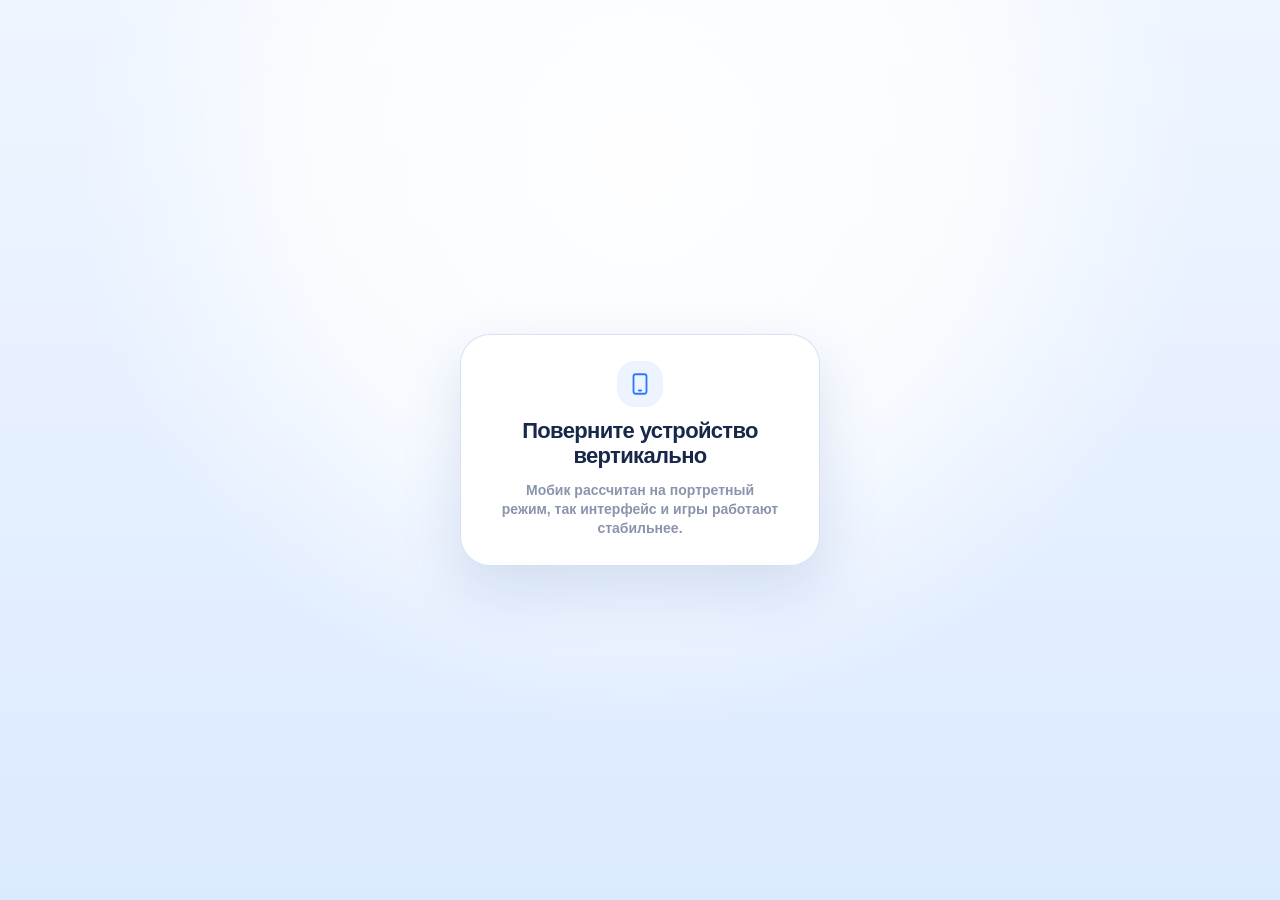
<file: index.html>
<!DOCTYPE html>
<html lang="ru">
    <head>
        <meta charset="UTF-8">
        <meta name="viewport" content="width=device-width, initial-scale=1.0, maximum-scale=1.0, user-scalable=no, viewport-fit=cover">
        <title>MT Bank Games</title>
        <link rel="stylesheet" href="index.css">
        <script src="index.js" defer></script>
    </head>
    <body>
        <main class="app-shell">
            <section class="menu-screen" id="menuScreen">
                <section class="home-surface">
                    <div class="tab-content">
                        <section class="tab-panel home-tab is-active" id="homePanel" data-panel="home">
                            <header class="home-header">
                                <section class="series-panel">
                                    <div class="series-row">
                                        <span class="series-icon" aria-hidden="true">
                                            <img src="./assets_home/огонек.svg" alt="" id="seriesFireIcon">
                                        </span>
                                        <div class="series-copy">
                                            <strong class="series-value" id="seriesValue">12</strong>
                                            <p class="series-label">Уровень серии</p>
                                        </div>
                                    </div>

                                    <button class="gift-pill" type="button" id="giftPillButton" aria-label="Перейти к подаркам">
                                        <span class="gift-pill__icon hi-icon" data-icon="gift" aria-hidden="true"></span>
                                        <span class="gift-copy">
                                            <span class="gift-label">До приза осталось</span>
                                            <strong class="gift-value"><span id="giftLevelsLeft">3</span> <span id="giftLevelsWord">уровня</span></strong>
                                        </span>
                                        <span class="gift-pill__arrow hi-icon hi-icon--tiny" data-icon="chevronRight" aria-hidden="true"></span>
                                    </button>
                                </section>

                                <section class="friends-panel" aria-label="Друзья">
                                    <div class="friends-stack" aria-hidden="true">
                                        <span class="friend-avatar friend-avatar--one"></span>
                                        <span class="friend-avatar friend-avatar--two"></span>
                                        <span class="friend-avatar friend-avatar--three"></span>
                                    </div>
                                    <p class="friends-label">Друзья</p>
                                </section>
                            </header>

                            <section class="hero-panel">
                                <div class="hero-character" id="heroCharacter" data-mascot-state="base" aria-hidden="true">
                                    <span class="hero-shadow"></span>
                                    <img src="./mascot/SVG/базовый прямой.svg" alt="" id="heroMascot">
                                </div>
                            </section>

                            <section class="info-card recovery-card is-hidden" id="recoveryCard">
                                <span class="recovery-badge">Сейчас офлайн</span>
                                <div class="recovery-heading">
                                    <h2>Мобик отдыхает</h2>
                                    <p class="recovery-copy">Оживите его для демонстрации и верните активность.</p>
                                </div>
                                <div class="recovery-actions">
                                    <button class="recovery-button recovery-button--primary recovery-button--full" type="button" id="restoreButton">Оживить</button>
                                </div>
                            </section>

                            <section class="demo-banner is-hidden" id="demoBanner" aria-live="polite">
                                <button class="demo-banner__close" type="button" id="demoBannerClose" aria-label="Закрыть уведомление">
                                    <span class="hi-icon hi-icon--small" data-icon="close" aria-hidden="true"></span>
                                </button>
                                <strong class="demo-banner__title">Мобик ожил</strong>
                                <p class="demo-banner__copy" id="demoBannerText">Для демонстрации вы получили новый уровень и молнии.</p>
                            </section>

                            <section class="info-card activity-card">
                                <div class="section-heading">
                                    <h2>Активность</h2>
                                    <span class="activity-score">
                                        <span class="activity-score__icon" aria-hidden="true">
                                            <img src="./assets_home/молния.svg" alt="">
                                        </span>
                                        <span id="activityValue">60</span>
                                        <em>/ 100</em>
                                    </span>
                                </div>

                                <div class="activity-row">
                                    <div class="progress-track">
                                        <div class="progress-fill" id="activityFill">
                                            <span class="progress-icon" aria-hidden="true">
                                                <img src="./assets_home/молния.svg" alt="">
                                            </span>
                                        </div>
                                    </div>
                                    <button class="info-button" type="button" id="activityInfoButton" aria-label="Информация о молниях">i</button>
                                </div>
                            </section>

                            <div class="activity-popover is-hidden" id="activityPopover" role="dialog" aria-live="polite">
                                <div class="activity-popover__header">
                                    <span class="activity-popover__icon" aria-hidden="true">
                                        <img src="./assets_home/молния.svg" alt="">
                                    </span>
                                    <strong>Как работают молнии</strong>
                                </div>
                                <p>Молнии показывают запас энергии Мобика.</p>
                                <p>Каждый день уходит 10 молний активности.</p>
                            </div>

                            <button class="play-button play-button--home" type="button" id="playButton" aria-expanded="false" aria-controls="gamesSheet">
                                <span class="play-button__icon" aria-hidden="true">
                                    <img src="./assets_home/иконка плей.webp" alt="">
                                </span>
                                <span>Играть</span>
                            </button>

                            <button class="play-button play-button--home play-button--share is-hidden" type="button" id="shareButton">
                                <span class="play-button__icon" aria-hidden="true">
                                    <img src="./assets_home/иконка поделиться.webp" alt="">
                                </span>
                                <span>Поделиться</span>
                            </button>

                            <section class="info-card games-card games-sheet is-collapsed" id="gamesSheet">
                                <div class="section-heading">
                                    <h2>Игры</h2>
                                    <span class="section-caption">Выберите игру</span>
                                </div>

                                <div class="games-grid" aria-label="Список мини-игр">
                                    <button class="game-option is-selected" type="button" data-game="doodlejump">
                                        <span class="game-option__icon game-option__icon--image" aria-hidden="true">
                                            <img src="./assets_home/миниигры иконки/джампер.webp" alt="">
                                        </span>
                                        <span class="game-option__body">
                                            <span class="game-option__title">Doodle Jump</span>
                                        </span>
                                        <span class="game-option__arrow hi-icon hi-icon--tiny" data-icon="chevronRight" aria-hidden="true"></span>
                                    </button>

                                    <button class="game-option game-option--coming-soon" type="button" data-game="trexrunner" data-coming-soon="true" aria-expanded="false">
                                        <span class="game-option__icon game-option__icon--image" aria-hidden="true">
                                            <img src="./assets_home/миниигры иконки/дино.webp" alt="">
                                        </span>
                                        <span class="game-option__body">
                                            <span class="game-option__title">T-rex Run</span>
                                        </span>
                                        <span class="game-option__arrow hi-icon hi-icon--tiny" data-icon="chevronRight" aria-hidden="true"></span>
                                        <span class="game-option__status" aria-hidden="true">В разработке</span>
                                    </button>

                                    <button class="game-option" type="button" data-game="flappybird">
                                        <span class="game-option__icon game-option__icon--image" aria-hidden="true">
                                            <img src="./assets_home/миниигры иконки/флэппи.webp" alt="">
                                        </span>
                                        <span class="game-option__body">
                                            <span class="game-option__title">Flappy Bird</span>
                                        </span>
                                        <span class="game-option__arrow hi-icon hi-icon--tiny" data-icon="chevronRight" aria-hidden="true"></span>
                                    </button>

                                    <button class="game-option" type="button" data-game="2048">
                                        <span class="game-option__icon game-option__icon--image" aria-hidden="true">
                                            <img src="./assets_home/миниигры иконки/2048.webp" alt="">
                                        </span>
                                        <span class="game-option__body">
                                            <span class="game-option__title">2048</span>
                                        </span>
                                        <span class="game-option__arrow hi-icon hi-icon--tiny" data-icon="chevronRight" aria-hidden="true"></span>
                                    </button>
                                </div>
                            </section>
                        </section>

                        <section class="tab-panel tasks-tab is-hidden" id="tasksPanel" data-panel="tasks">
                            <header class="tab-header">
                                <h1>Задания</h1>
                                <div class="tab-balance"><img src="./assets_home/молния.svg" alt=""><span data-balance>60</span></div>
                            </header>
                            <section class="tab-hero tab-hero--tasks">
                                <article class="tab-hero__card">
                                    <span class="tab-hero__icon hi-icon" data-icon="gift" aria-hidden="true"></span>
                                    <p>Выполняй задания<br>и получай молнии</p>
                                </article>
                                <img class="tab-hero__mascot" src="./mascot/SVG/базовый прямой.svg" alt="" aria-hidden="true">
                            </section>
                            <div class="task-list" id="tasksList"></div>
                        </section>

                        <section class="tab-panel rewards-tab is-hidden" id="rewardsScreen" data-panel="rewards" aria-labelledby="rewardsTitle">
                            <header class="tab-header rewards-header">
                                <button class="rewards-screen__back" type="button" id="rewardsCloseButton">Назад</button>
                                <h1 id="rewardsTitle">Сезон наград</h1>
                                <div class="rewards-balance" aria-label="Текущий уровень">
                                    <span>LVL</span>
                                    <strong id="rewardsBalance">0</strong>
                                </div>
                            </header>

                            <section class="battle-hero">
                                <div>
                                    <p class="battle-kicker">Battle pass</p>
                                    <h2>Повышай уровень и забирай подарки</h2>
                                    <p>Уровень растёт от серии дней и активности. Каждые 5 уровней открывается крупный приз.</p>
                                </div>
                                <div class="battle-progress-card">
                                    <span>До следующего приза</span>
                                    <strong id="battleNextPrize">5 уровней</strong>
                                </div>
                            </section>

                            <section class="battle-pass-track" id="battlePassTrack" aria-label="Сезон наград"></section>

                            <section class="rewards-note">
                                <span class="rewards-note__lock hi-icon" data-icon="sparkles" aria-hidden="true"></span>
                                <p>Достигай новых уровней и открывай ещё больше подарков.</p>
                            </section>
                        </section>

                        <section class="tab-panel rating-tab is-hidden" id="ratingPanel" data-panel="rating">
                            <header class="tab-header">
                                <h1>Рейтинг</h1>
                                <div class="tab-balance"><img src="./assets_home/молния.svg" alt=""><span data-balance>60</span></div>
                            </header>
                            <section class="tab-hero tab-hero--rating">
                                <article class="tab-hero__card">
                                    <span class="tab-hero__icon hi-icon" data-icon="trophy" aria-hidden="true"></span>
                                    <p>Выполняй задания,<br>получай молнии<br>и занимай высокие места</p>
                                </article>
                                <img class="tab-hero__mascot" src="./mascot/SVG/удивление.svg" alt="" aria-hidden="true">
                            </section>
                            <div class="leaderboard-podium" id="leaderboardPodium"></div>
                            <div class="leaderboard-list" id="leaderboardList"></div>
                            <section class="rating-note">
                                <img src="./mascot/SVG/базовый прямой.svg" alt="" aria-hidden="true">
                                <p>До топ-5 осталось всего <strong>670</strong> молний! Продолжай в том же духе.</p>
                            </section>
                        </section>

                        <section class="tab-panel profile-tab is-hidden" id="profilePanel" data-panel="profile">
                            <header class="tab-header">
                                <h1>Профиль</h1>
                                <div class="tab-balance"><img src="./assets_home/молния.svg" alt=""><span data-balance>60</span></div>
                            </header>
                            <section class="profile-hero">
                                <div class="profile-avatar">
                                    <img src="./assets_home/профиль без фото.jpg" alt="">
                                    <button type="button" aria-label="Редактировать профиль">
                                        <span class="hi-icon hi-icon--small" data-icon="edit" aria-hidden="true"></span>
                                    </button>
                                </div>
                                <img class="profile-mascot" src="./mascot/SVG/базовый прямой.svg" alt="" aria-hidden="true">
                                <h2 id="profileName">Никита</h2>
                                <p id="profileUsername">@weblov3</p>
                            </section>
                            <section class="profile-stats">
                                <article><span class="hi-icon" data-icon="fire" aria-hidden="true"></span><p>Уровень серии</p><strong id="profileLevel">12</strong></article>
                                <article><span class="hi-icon" data-icon="zap" aria-hidden="true"></span><p>Всего молний</p><strong>12 560</strong></article>
                                <article><span class="hi-icon" data-icon="trophy" aria-hidden="true"></span><p>Место в рейтинге</p><strong>6</strong></article>
                                <article><span class="hi-icon" data-icon="calendar" aria-hidden="true"></span><p>Серия дней</p><strong>18</strong></article>
                            </section>
                            <section class="achievements-card">
                                <div class="profile-section-head">
                                    <h2>Достижения</h2>
                                    <button type="button">Все достижения <span class="hi-icon hi-icon--tiny" data-icon="chevronRight" aria-hidden="true"></span></button>
                                </div>
                                <div class="achievements-list" id="achievementsList"></div>
                            </section>
                            <section class="profile-menu">
                                <button type="button">Личные данные <span class="hi-icon hi-icon--tiny" data-icon="chevronRight" aria-hidden="true"></span></button>
                                <button type="button">Уведомления <span class="hi-icon hi-icon--tiny" data-icon="chevronRight" aria-hidden="true"></span></button>
                                <button type="button">Безопасность <span class="hi-icon hi-icon--tiny" data-icon="chevronRight" aria-hidden="true"></span></button>
                                <button type="button">Помощь и поддержка <span class="hi-icon hi-icon--tiny" data-icon="chevronRight" aria-hidden="true"></span></button>
                                <button type="button">Выйти из аккаунта <span class="hi-icon hi-icon--tiny" data-icon="chevronRight" aria-hidden="true"></span></button>
                            </section>
                        </section>
                    </div>

                    <nav class="bottom-nav" aria-label="Нижняя навигация">
                        <button class="bottom-nav__item is-active" type="button" data-nav="home">
                            <span class="bottom-nav__icon hi-icon" data-icon="home" aria-hidden="true"></span>
                            <span>Главная</span>
                        </button>
                        <button class="bottom-nav__item" type="button" data-nav="tasks">
                            <span class="bottom-nav__icon hi-icon" data-icon="tasks" aria-hidden="true"></span>
                            <span>Задания</span>
                        </button>
                        <button class="bottom-nav__item" type="button" data-nav="rewards">
                            <span class="bottom-nav__icon hi-icon" data-icon="gift" aria-hidden="true"></span>
                            <span>Подарки</span>
                        </button>
                        <button class="bottom-nav__item" type="button" data-nav="rating">
                            <span class="bottom-nav__icon hi-icon" data-icon="ranking" aria-hidden="true"></span>
                            <span>Рейтинг</span>
                        </button>
                        <button class="bottom-nav__item" type="button" data-nav="profile">
                            <span class="bottom-nav__icon hi-icon" data-icon="user" aria-hidden="true"></span>
                            <span>Профиль</span>
                        </button>
                    </nav>
                </section>
            </section>

            <section class="player-screen is-hidden" id="playerScreen">
                <header class="player-topbar">
                    <button class="back-button" type="button" id="backButton">Назад</button>
                    <p class="player-title" id="gameTitle">Doodle Jump</p>
                    <div class="player-topbar__spacer"></div>
                </header>

                <iframe
                    id="gameFrame"
                    class="game-frame"
                    title="Game preview"
                    src="./code/doodlejump/index.html"
                    loading="eager">
                </iframe>
            </section>
        </main>
        <section class="orientation-lock" id="orientationLock" aria-live="polite" aria-hidden="true">
            <div class="orientation-lock__card">
                <span class="orientation-lock__icon hi-icon" data-icon="phonePortrait" aria-hidden="true"></span>
                <h2>Поверните устройство вертикально</h2>
                <p>Мобик рассчитан на портретный режим, так интерфейс и игры работают стабильнее.</p>
            </div>
        </section>
    </body>
</html>
</file>
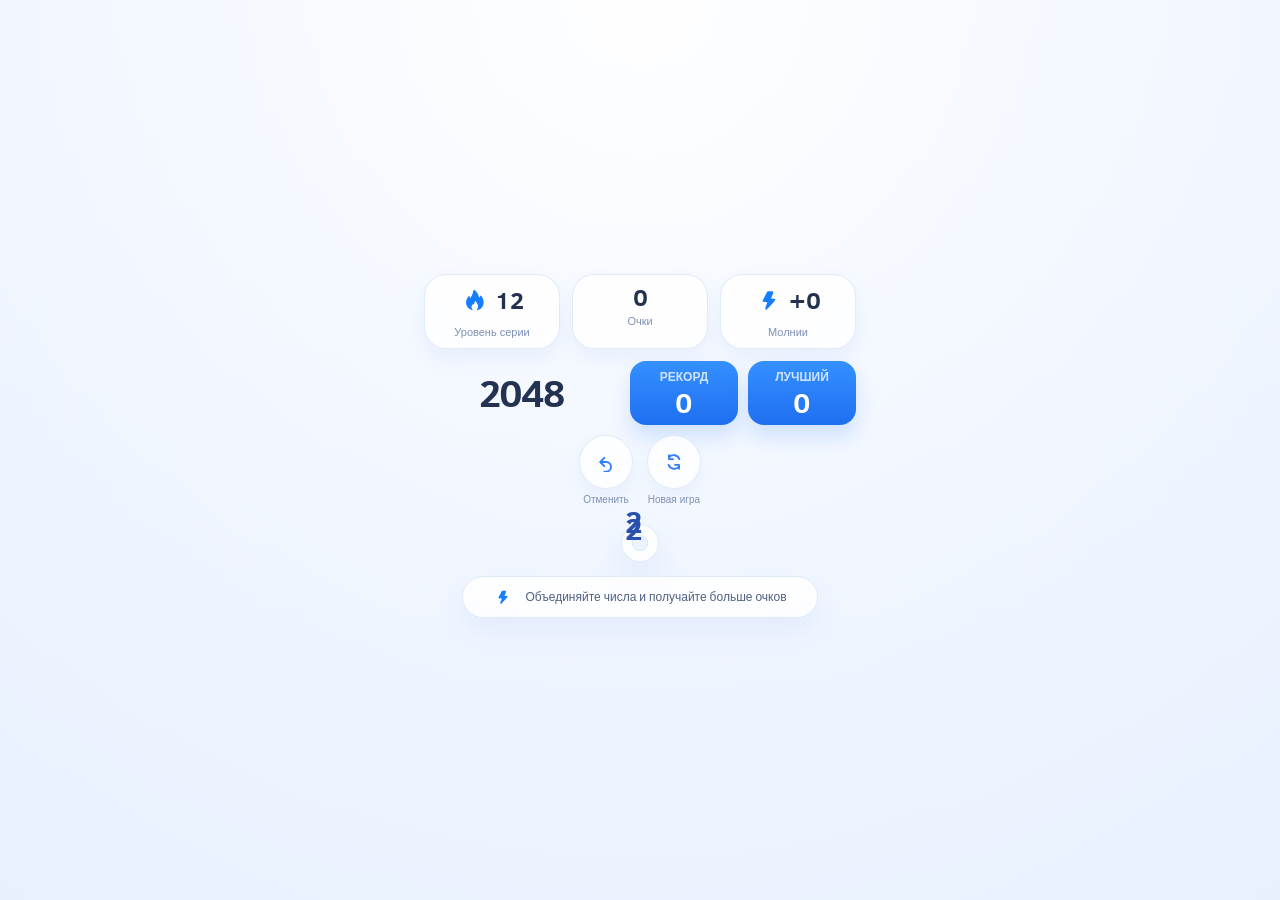
<file: code/2048/index.html>
<!DOCTYPE html>
<html lang="ru">
<head>
  <meta charset="utf-8">
  <title>2048</title>

  <link href="style/main.css" rel="stylesheet" type="text/css">
  <link rel="shortcut icon" href="favicon.ico">
  <link rel="apple-touch-icon" href="meta/apple-touch-icon.png">
  <meta name="apple-mobile-web-app-capable" content="yes">

  <meta name="HandheldFriendly" content="True">
  <meta name="MobileOptimized" content="320">
  <meta name="viewport" content="width=device-width, initial-scale=1.0, maximum-scale=1, user-scalable=no, viewport-fit=cover">
</head>
<body>
  <main class="app-shell">
    <section class="game-screen">
      <section class="stats-strip">
        <article class="stat-card stat-card--series">
          <div class="stat-value stat-value--with-icon">
            <img src="../../assets_home/огонек.svg" alt="" class="stat-icon">
            <span>12</span>
          </div>
          <p class="stat-label">Уровень серии</p>
        </article>

        <article class="stat-card stat-card--score">
          <div class="stat-value hud-score-value">0</div>
          <p class="stat-label">Очки</p>
        </article>

        <article class="stat-card stat-card--lightning">
          <div class="stat-value stat-value--with-icon">
            <img src="../../assets_home/молния.svg" alt="" class="stat-icon">
            <span id="lightningValue">+0</span>
          </div>
          <p class="stat-label">Молнии</p>
        </article>
      </section>

      <section class="scoreboard-panel">
        <div class="scoreboard-copy">
          <h2 class="scoreboard-title">2048</h2>
        </div>

        <div class="scoreboard-cards">
          <article class="result-card">
            <span class="result-label">Рекорд</span>
            <div class="score-container">0</div>
          </article>
          <article class="result-card">
            <span class="result-label">Лучший</span>
            <div class="best-container">0</div>
          </article>
        </div>
      </section>

      <section class="controls-panel" aria-label="Действия">
        <button class="control-button" type="button" onclick="handle_undo()" aria-label="Отменить">
          <span class="control-circle">
            <svg viewBox="0 0 24 24" aria-hidden="true">
              <path d="M10 7 5 12l5 5" fill="none" stroke="currentColor" stroke-linecap="round" stroke-linejoin="round" stroke-width="2.2"></path>
              <path d="M6 12h6.2a5.8 5.8 0 1 1 0 11.6H10" fill="none" stroke="currentColor" stroke-linecap="round" stroke-linejoin="round" stroke-width="2.2"></path>
            </svg>
          </span>
          <span class="control-label">Отменить</span>
        </button>

        <button class="control-button retry-button" type="button" aria-label="Новая игра">
          <span class="control-circle">
            <svg viewBox="0 0 24 24" aria-hidden="true">
              <path d="M18.5 8.5A7.5 7.5 0 0 0 5.9 6.4" fill="none" stroke="currentColor" stroke-linecap="round" stroke-linejoin="round" stroke-width="2.2"></path>
              <path d="M6 3.8v4.8h4.8" fill="none" stroke="currentColor" stroke-linecap="round" stroke-linejoin="round" stroke-width="2.2"></path>
              <path d="M5.5 15.5A7.5 7.5 0 0 0 18.1 17.6" fill="none" stroke="currentColor" stroke-linecap="round" stroke-linejoin="round" stroke-width="2.2"></path>
              <path d="M18 20.2v-4.8h-4.8" fill="none" stroke="currentColor" stroke-linecap="round" stroke-linejoin="round" stroke-width="2.2"></path>
            </svg>
          </span>
          <span class="control-label">Новая игра</span>
        </button>
      </section>

      <section class="board-shell">
        <div class="game-container">
          <div class="game-message">
            <div class="message-card">
              <p></p>
              <div class="lower">
                <a class="keep-playing-button">Продолжить</a>
                <a class="retry-button">Играть снова</a>
              </div>
            </div>
          </div>

          <div class="grid-container">
            <div class="grid-row">
              <div class="grid-cell"></div>
              <div class="grid-cell"></div>
              <div class="grid-cell"></div>
              <div class="grid-cell"></div>
            </div>
            <div class="grid-row">
              <div class="grid-cell"></div>
              <div class="grid-cell"></div>
              <div class="grid-cell"></div>
              <div class="grid-cell"></div>
            </div>
            <div class="grid-row">
              <div class="grid-cell"></div>
              <div class="grid-cell"></div>
              <div class="grid-cell"></div>
              <div class="grid-cell"></div>
            </div>
            <div class="grid-row">
              <div class="grid-cell"></div>
              <div class="grid-cell"></div>
              <div class="grid-cell"></div>
              <div class="grid-cell"></div>
            </div>
          </div>

          <div class="tile-container"></div>
        </div>
      </section>

      <aside class="hint-card">
        <img src="../../assets_home/молния.svg" alt="" class="hint-icon">
        <p>Объединяйте числа и получайте больше очков</p>
      </aside>
    </section>
  </main>

  <script src="js/seedrandom.js"></script>
  <script src="js/animframe_polyfill.js"></script>
  <script src="js/keyboard_input_manager.js"></script>
  <script src="js/html_actuator.js"></script>
  <script src="js/grid.js"></script>
  <script src="js/tile.js"></script>
  <script src="js/local_score_manager.js"></script>
  <script src="js/game_manager.js"></script>
  <script src="js/application.js"></script>
</body>
</html>
</file>
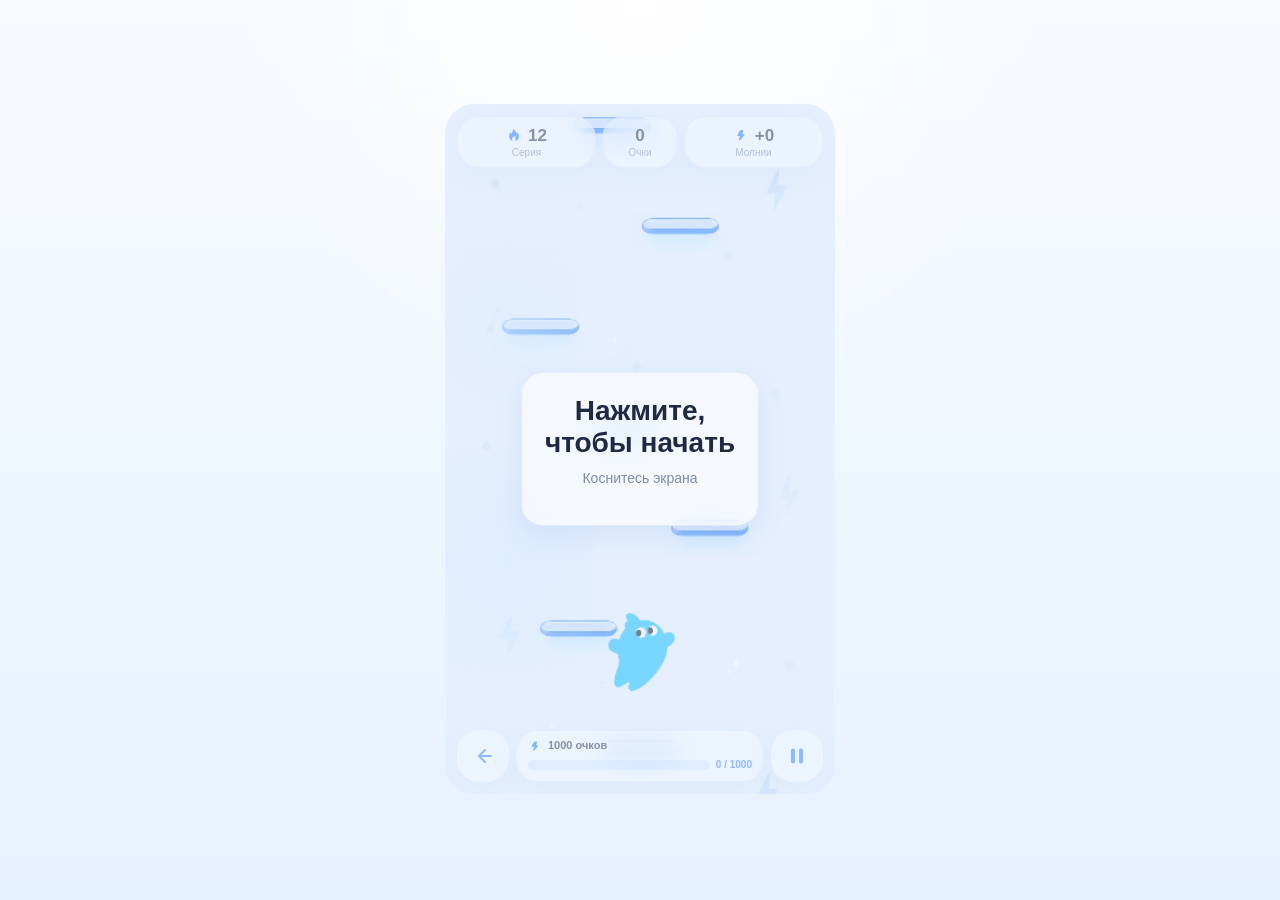
<file: code/doodlejump/index.html>
<!DOCTYPE html>
<html lang="ru">
    <head>
        <meta charset="UTF-8">
        <meta name="viewport" content="width=device-width, initial-scale=1.0, maximum-scale=1.0, user-scalable=no, viewport-fit=cover">
        <title>Джампер</title>
        <link rel="stylesheet" href="doodlejump.css">
        <script src="doodlejump.js" defer></script>
    </head>
    <body>
        <main class="app-shell">
            <section class="game-screen">
                <section class="board-stage">
                    <div class="board-frame">
                        <div class="board-decor board-decor--left" aria-hidden="true"></div>
                        <div class="board-decor board-decor--right" aria-hidden="true"></div>
                        <canvas id="board" aria-label="Doodle Jump game board"></canvas>

                        <header class="top-stats">
                            <article class="stat-card">
                                <div class="stat-pill">
                                    <span class="stat-icon" aria-hidden="true">
                                        <img src="../../assets_home/огонек.svg" alt="">
                                    </span>
                                    <strong id="streakValue">12</strong>
                                </div>
                                <p>Серия</p>
                            </article>

                            <article class="score-card">
                                <strong id="scoreValue">0</strong>
                                <p>Очки</p>
                            </article>

                            <article class="stat-card">
                                <div class="stat-pill stat-pill--lightning">
                                    <span class="stat-icon" aria-hidden="true">
                                        <img src="../../assets_home/молния.svg" alt="">
                                    </span>
                                    <strong id="lightningValue">+0</strong>
                                </div>
                                <p>Молнии</p>
                            </article>
                        </header>

                        <footer class="bottom-bar">
                            <button class="circle-button" type="button" id="backButton" aria-label="Назад">
                                <span class="circle-button__icon" aria-hidden="true">
                                    <svg viewBox="0 0 24 24" role="presentation">
                                        <path d="M14.7 5.3a1 1 0 0 1 0 1.4L10.41 11H20a1 1 0 1 1 0 2h-9.59l4.29 4.3a1 1 0 1 1-1.4 1.4l-6-6a1 1 0 0 1 0-1.4l6-6a1 1 0 0 1 1.4 0Z"/>
                                    </svg>
                                </span>
                            </button>

                            <section class="mission-card" aria-label="Прогресс задания">
                                <div class="mission-copy">
                                    <span class="mission-icon" aria-hidden="true">
                                        <img src="../../assets_home/молния.svg" alt="">
                                    </span>
                                    <p id="missionLabel">1000 очков</p>
                                </div>
                                <div class="progress-row">
                                    <div class="progress-track" aria-hidden="true">
                                        <span class="progress-fill" id="progressFill"></span>
                                    </div>
                                    <strong class="progress-value" id="progressValue">0 / 1000</strong>
                                </div>
                            </section>

                            <button class="circle-button" type="button" id="pauseButton" aria-label="Пауза">
                                <span class="circle-button__icon" id="pauseIcon" aria-hidden="true">
                                    <svg viewBox="0 0 24 24" role="presentation">
                                        <rect x="6" y="4.5" width="4" height="15" rx="1.8"></rect>
                                        <rect x="14" y="4.5" width="4" height="15" rx="1.8"></rect>
                                    </svg>
                                </span>
                            </button>
                        </footer>

                        <div class="board-overlay" id="gameOverlay">
                            <div class="overlay-content">
                                <p class="overlay-kicker" id="overlayKicker">Мини-игра</p>
                                <h1 class="overlay-title" id="overlayTitle">Джампер</h1>
                                <p class="overlay-copy" id="overlayCopy">Наберите 1000 очков и соберите молнии по пути.</p>
                                <button class="primary-button" type="button" id="startButton">Играть</button>
                            </div>
                        </div>
                    </div>
                </section>
            </section>
        </main>
    </body>
</html>
</file>
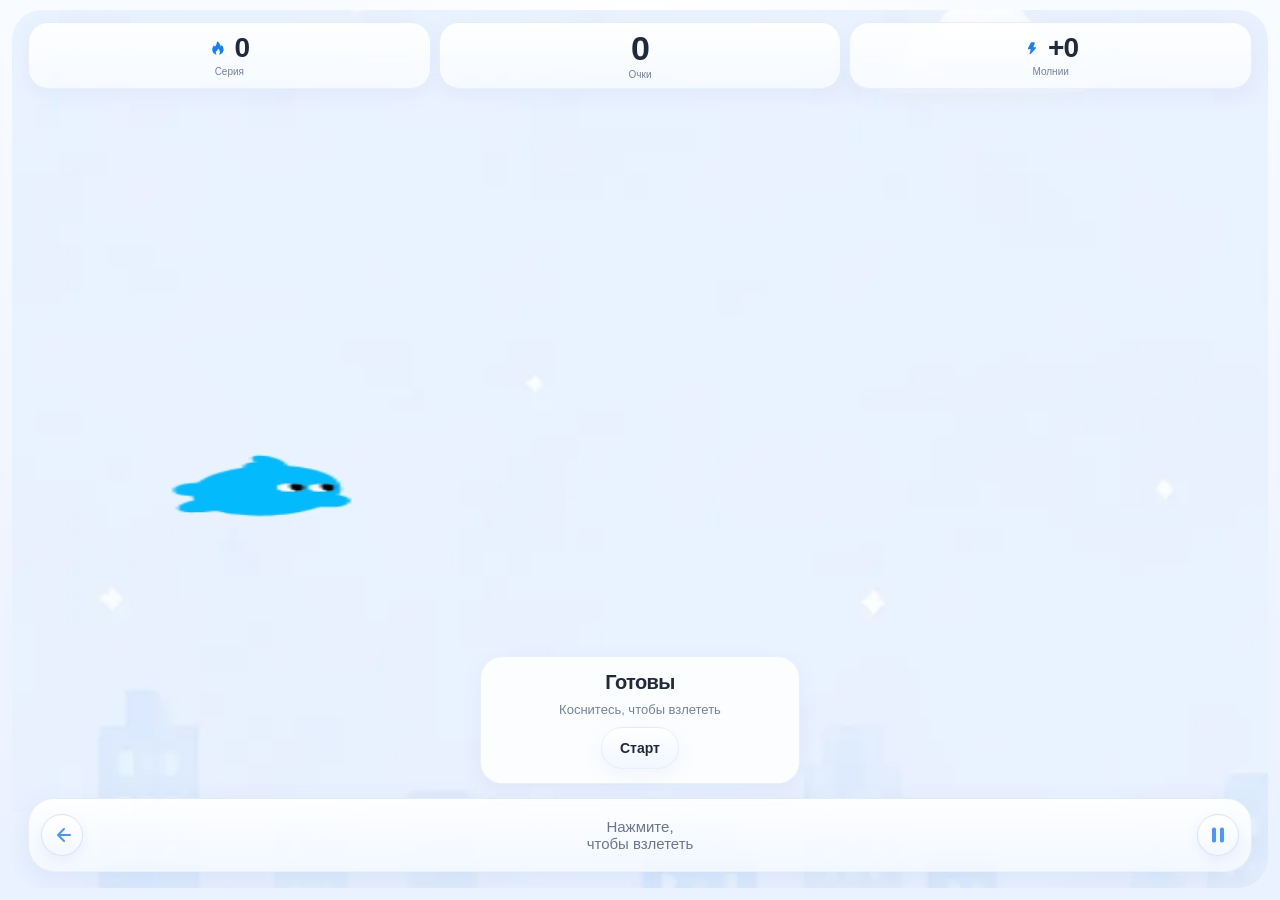
<file: code/flappybird/index.html>
<!DOCTYPE html>
<html lang="ru">
    <head>
        <meta charset="UTF-8">
        <meta name="viewport" content="width=device-width, initial-scale=1.0, maximum-scale=1.0, user-scalable=no, viewport-fit=cover">
        <title>Flappy Bird</title>
        <link rel="stylesheet" href="flappybird.css">
        <script src="flappybird.js" defer></script>
    </head>
    <body>
        <main class="app-shell">
            <section class="game-card">
                <section class="board-panel">
                    <canvas id="board" aria-label="Flappy Bird game board"></canvas>
                    <button class="board-tap-layer" type="button" id="tapLayer" aria-label="Tap to flap"></button>

                    <section class="stats-grid" aria-label="Статистика игры">
                        <article class="stat-card">
                            <div class="stat-pill">
                                <img class="stat-icon" src="../../assets_home/огонек.svg" alt="" aria-hidden="true">
                                <strong class="stat-value" id="bestScoreValue">12</strong>
                            </div>
                            <span class="stat-label">Серия</span>
                        </article>

                        <article class="stat-card stat-card--score">
                            <strong class="stat-value stat-value--primary" id="scoreValue">0</strong>
                            <span class="stat-label">Очки</span>
                        </article>

                        <article class="stat-card">
                            <div class="stat-pill">
                                <img class="stat-icon" src="../../assets_home/молния.svg" alt="" aria-hidden="true">
                                <strong class="stat-value" id="lightningValue">+0</strong>
                            </div>
                            <span class="stat-label">Молнии</span>
                        </article>
                    </section>

                    <div class="board-overlay" id="gameOverlay">
                        <div class="overlay-content">
                            <p class="overlay-title" id="overlayTitle">Готовы</p>
                            <p class="overlay-copy" id="overlayText">Коснитесь, чтобы взлететь</p>
                            <button class="primary-button" type="button" id="startButton">Старт</button>
                        </div>
                    </div>

                    <footer class="control-bar">
                        <button class="control-back" type="button" id="backButton" aria-label="Назад">
                            <span class="control-icon">
                                <svg viewBox="0 0 24 24" role="presentation">
                                    <path d="M14.7 5.3a1 1 0 0 1 0 1.4L10.41 11H20a1 1 0 1 1 0 2h-9.59l4.29 4.3a1 1 0 1 1-1.4 1.4l-6-6a1 1 0 0 1 0-1.4l6-6a1 1 0 0 1 1.4 0Z"/>
                                </svg>
                            </span>
                        </button>

                        <div class="control-hint" aria-hidden="true">
                            <span class="control-copy">Нажмите,<br>чтобы взлететь</span>
                        </div>

                        <button class="secondary-button" type="button" id="pauseButton" aria-label="Пауза">
                            <span class="secondary-button__icon" id="pauseIcon" aria-hidden="true">
                                <svg viewBox="0 0 24 24" role="presentation">
                                    <rect x="6" y="4.5" width="4" height="15" rx="1.8"></rect>
                                    <rect x="14" y="4.5" width="4" height="15" rx="1.8"></rect>
                                </svg>
                            </span>
                        </button>
                    </footer>
                </section>
            </section>
        </main>
    </body>
</html>
</file>
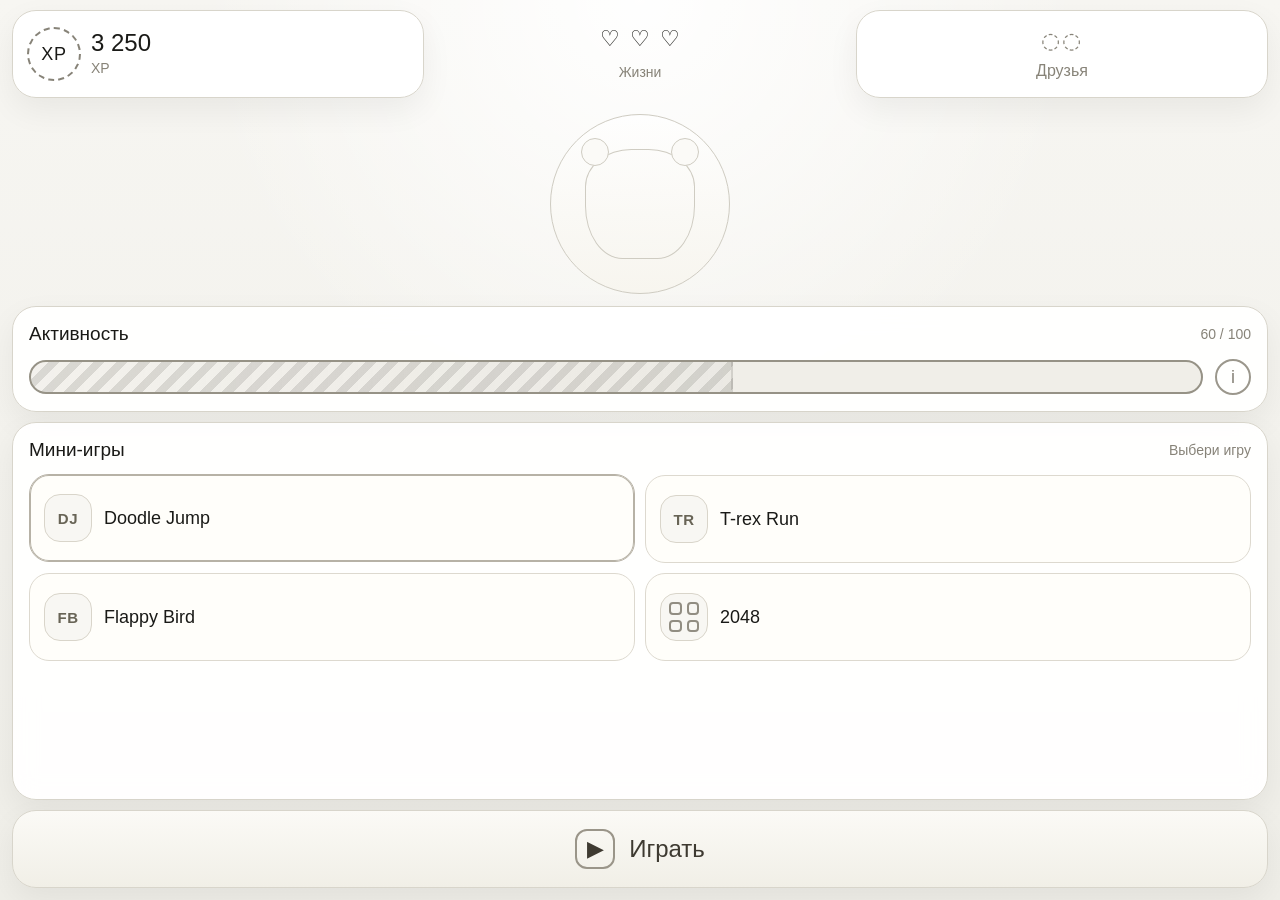
<file: code/mtbank/index.html>
<!DOCTYPE html>
<html lang="ru">
    <head>
        <meta charset="UTF-8">
        <meta name="viewport" content="width=device-width, initial-scale=1.0, viewport-fit=cover">
        <title>MT Bank Games</title>
        <link rel="stylesheet" href="index.css">
        <script src="index.js" defer></script>
    </head>
    <body>
        <main class="app-shell">
            <section class="menu-screen" id="menuScreen">
                <header class="top-bar">
                    <div class="stat-card stat-card--xp">
                        <div class="xp-badge">XP</div>
                        <div>
                            <p class="stat-value">3 250</p>
                            <p class="stat-label">XP</p>
                        </div>
                    </div>

                    <div class="lives-card">
                        <div class="lives-icons" aria-hidden="true">
                            <span>♡</span>
                            <span>♡</span>
                            <span>♡</span>
                        </div>
                        <p class="stat-label">Жизни</p>
                    </div>

                    <button class="friends-card" type="button" aria-label="Друзья">
                        <span class="friends-icon" aria-hidden="true">◌◌</span>
                        <span>Друзья</span>
                    </button>
                </header>

                <section class="hero-panel">
                    <div class="pet-portrait">
                        <div class="pet-portrait__inner"></div>
                    </div>
                </section>

                <section class="info-card">
                    <div class="section-heading">
                        <h2>Активность</h2>
                        <span>60 / 100</span>
                    </div>

                    <div class="progress-row">
                        <div class="progress-track">
                            <div class="progress-fill"></div>
                        </div>
                        <button class="info-button" type="button" aria-label="Информация">i</button>
                    </div>
                </section>

                <section class="info-card games-card">
                    <div class="section-heading">
                        <h2>Мини-игры</h2>
                        <span class="section-caption">Выбери игру</span>
                    </div>

                    <div class="games-grid" aria-label="Список мини-игр">
                        <button class="game-option is-selected" type="button" data-game="doodlejump">
                            <span class="game-option__icon" aria-hidden="true">DJ</span>
                            <span class="game-option__title">Doodle Jump</span>
                        </button>

                        <button class="game-option" type="button" data-game="trexrunner">
                            <span class="game-option__icon" aria-hidden="true">TR</span>
                            <span class="game-option__title">T-rex Run</span>
                        </button>

                        <button class="game-option" type="button" data-game="flappybird">
                            <span class="game-option__icon" aria-hidden="true">FB</span>
                            <span class="game-option__title">Flappy Bird</span>
                        </button>

                        <button class="game-option" type="button" data-game="2048">
                            <span class="game-option__icon game-option__icon--grid" aria-hidden="true">
                                <span></span><span></span><span></span><span></span>
                            </span>
                            <span class="game-option__title">2048</span>
                        </button>
                    </div>
                </section>

                <button class="play-button" type="button" id="playButton">
                    <span class="play-button__icon" aria-hidden="true">▶</span>
                    <span>Играть</span>
                </button>
            </section>

            <section class="player-screen is-hidden" id="playerScreen">
                <header class="player-topbar">
                    <button class="back-button" type="button" id="backButton">Назад</button>
                    <p class="player-title" id="gameTitle">Doodle Jump</p>
                    <div class="player-topbar__spacer"></div>
                </header>

                <iframe
                    id="gameFrame"
                    class="game-frame"
                    title="Game preview"
                    src="./doodlejump/index.html"
                    loading="eager">
                </iframe>
            </section>
        </main>
    </body>
</html>
</file>
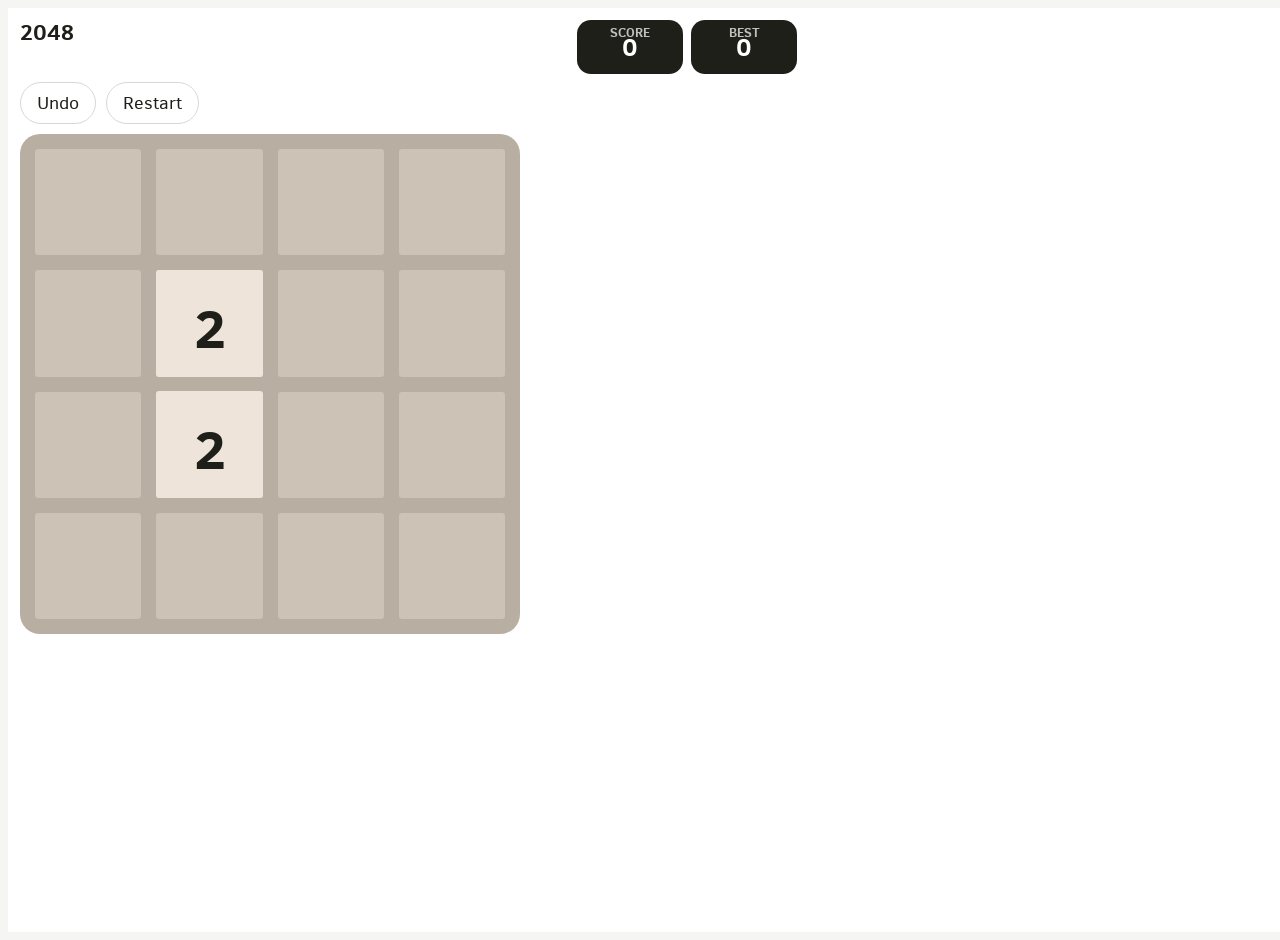
<file: code/mtbank/2048/index.html>
<!DOCTYPE html>
<html lang="en">
<head>
  <meta charset="utf-8">
  <title>2048</title>

  <link href="style/main.css" rel="stylesheet" type="text/css">
  <link rel="shortcut icon" href="favicon.ico">
  <link rel="apple-touch-icon" href="meta/apple-touch-icon.png">
  <meta name="apple-mobile-web-app-capable" content="yes">

  <meta name="HandheldFriendly" content="True">
  <meta name="MobileOptimized" content="320">
  <meta name="viewport" content="width=device-width, initial-scale=1.0, maximum-scale=1, user-scalable=no, viewport-fit=cover">
</head>
<body>
  <div class="container">
    <div class="heading">
      <div><h1 class="title">2048</h1></div>
      <div class="scores-container">
        <div class="score-container">0</div>
        <div class="best-container">0</div>
      </div>
    </div>
    <div class="top-actions">
      <button class="action-button" type="button" onclick="handle_undo()">Undo</button>
      <button class="action-button retry-button" type="button">Restart</button>
    </div>

    <div class="game-container">
      <div class="game-message">
        <p></p>
        <div class="lower">
	        <a class="keep-playing-button">Keep going</a>
          <a class="retry-button">Try again</a>
        </div>
      </div>

      <div class="grid-container">
        <div class="grid-row">
          <div class="grid-cell"></div>
          <div class="grid-cell"></div>
          <div class="grid-cell"></div>
          <div class="grid-cell"></div>
        </div>
        <div class="grid-row">
          <div class="grid-cell"></div>
          <div class="grid-cell"></div>
          <div class="grid-cell"></div>
          <div class="grid-cell"></div>
        </div>
        <div class="grid-row">
          <div class="grid-cell"></div>
          <div class="grid-cell"></div>
          <div class="grid-cell"></div>
          <div class="grid-cell"></div>
        </div>
        <div class="grid-row">
          <div class="grid-cell"></div>
          <div class="grid-cell"></div>
          <div class="grid-cell"></div>
          <div class="grid-cell"></div>
        </div>
      </div>

      <div class="tile-container">

      </div>
    </div>

  </div>

  <script src="js/seedrandom.js"></script>
  <script src="js/animframe_polyfill.js"></script>
  <script src="js/keyboard_input_manager.js"></script>
  <script src="js/html_actuator.js"></script>
  <script src="js/grid.js"></script>
  <script src="js/tile.js"></script>
  <script src="js/local_score_manager.js"></script>
  <script src="js/game_manager.js"></script>
  <script src="js/application.js"></script>

</body>
</html>
</file>
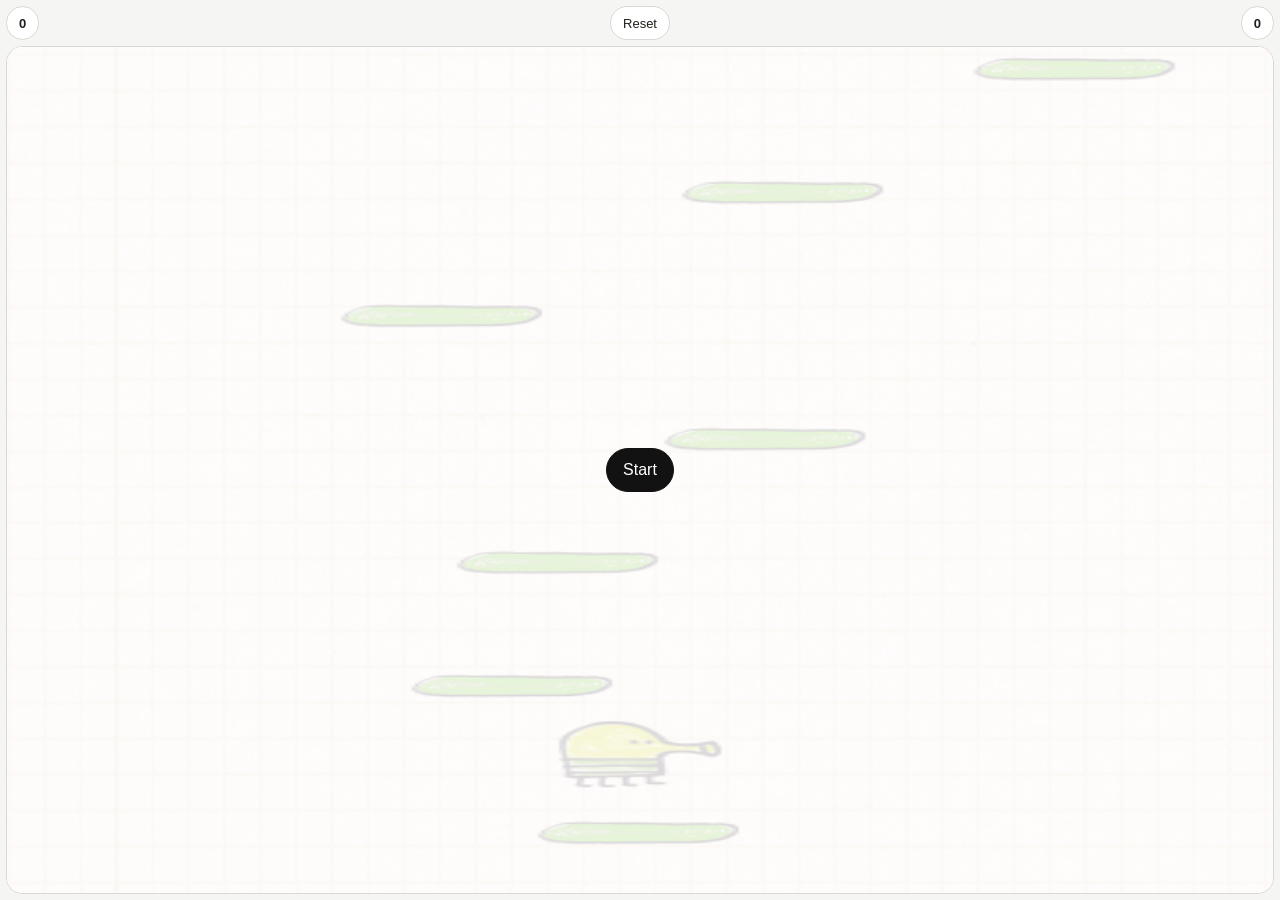
<file: code/mtbank/doodlejump/index.html>
<!DOCTYPE html>
<html lang="en">
    <head>
        <meta charset="UTF-8">
        <meta name="viewport" content="width=device-width, initial-scale=1.0, viewport-fit=cover">
        <title>Doodle Jump</title>
        <link rel="stylesheet" href="doodlejump.css">
        <script src="doodlejump.js" defer></script>
    </head>
    <body>
        <main class="app-shell">
            <section class="game-card">
                <div class="hud-row">
                    <span class="hud-pill"><strong id="scoreValue">0</strong></span>
                    <button class="secondary-button" type="button" id="restartButton">Reset</button>
                    <span class="hud-pill"><strong id="bestScoreValue">0</strong></span>
                </div>

                <section class="board-panel">
                    <canvas id="board" aria-label="Doodle Jump game board"></canvas>
                    <div class="board-overlay" id="gameOverlay">
                        <div class="overlay-content">
                            <button class="primary-button" type="button" id="startButton">Start</button>
                        </div>
                    </div>
                </section>
            </section>
        </main>
    </body>
</html>
</file>
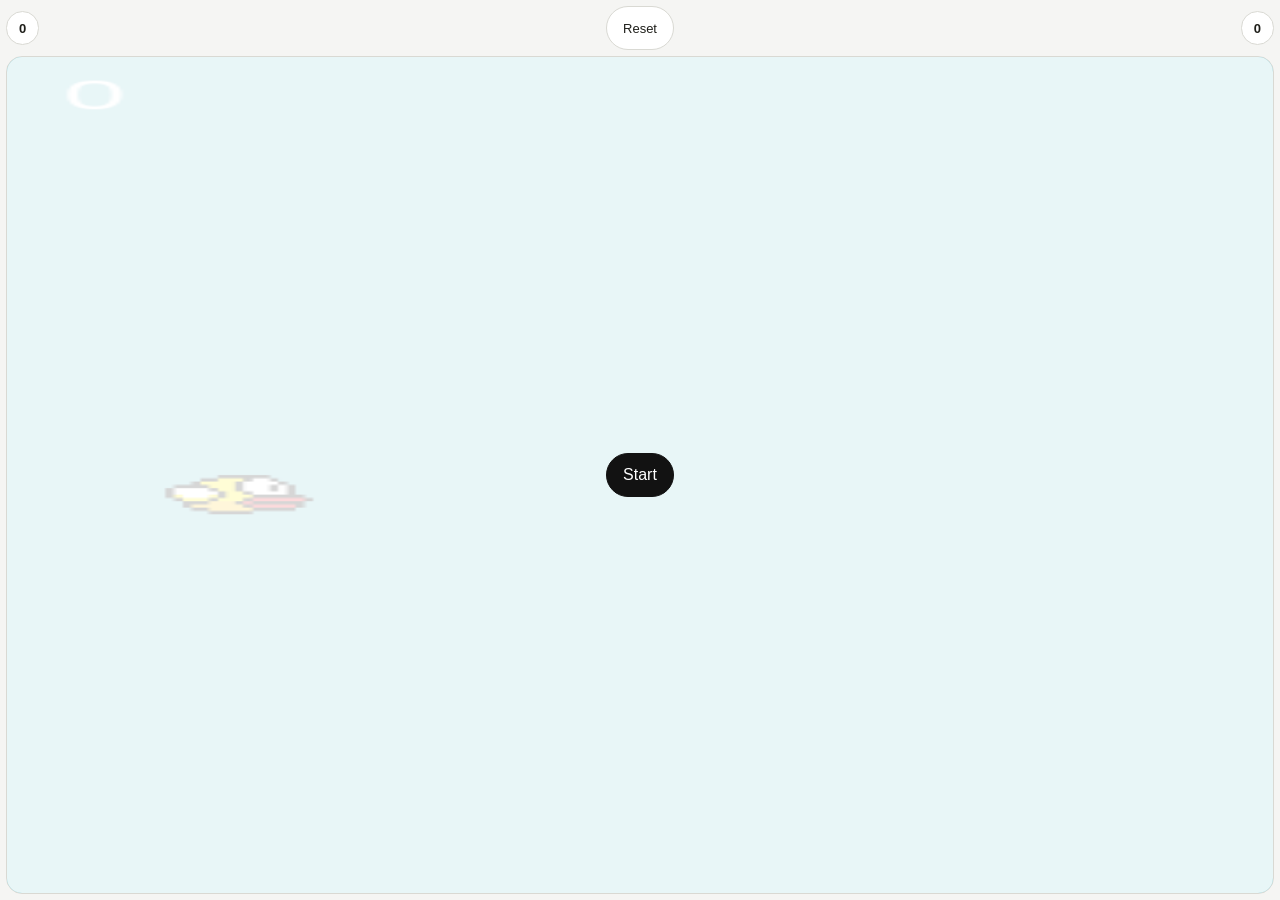
<file: code/mtbank/flappybird/index.html>
<!DOCTYPE html>
<html lang="en">
    <head>
        <meta charset="UTF-8">
        <meta name="viewport" content="width=device-width, initial-scale=1.0, viewport-fit=cover">
        <title>Flappy Bird</title>
        <link rel="stylesheet" href="flappybird.css">
        <script src="flappybird.js" defer></script>
    </head>
    <body>
        <main class="app-shell">
            <section class="game-card">
                <div class="hud-row">
                    <span class="hud-pill"><strong id="scoreValue">0</strong></span>
                    <button class="secondary-button" type="button" id="restartButton">Reset</button>
                    <span class="hud-pill"><strong id="bestScoreValue">0</strong></span>
                </div>

                <section class="board-panel">
                    <canvas id="board" aria-label="Flappy Bird game board"></canvas>
                    <button class="board-tap-layer" type="button" id="tapLayer" aria-label="Tap to flap"></button>
                    <div class="board-overlay" id="gameOverlay">
                        <div class="overlay-content">
                            <button class="primary-button" type="button" id="startButton">Start</button>
                            <p class="overlay-title is-hidden" id="overlayTitle">Ready</p>
                            <p class="overlay-copy is-hidden" id="overlayText">Tap anywhere to start.</p>
                        </div>
                    </div>
                </section>
            </section>
        </main>
    </body>
</html>
</file>
<file: index.css>
:root {
    --bg: #f4f7ff;
    --surface: rgba(255, 255, 255, 0.96);
    --surface-soft: #edf3ff;
    --line: #e3e9f6;
    --line-strong: #d6def0;
    --text: #18284a;
    --muted: #8a94ad;
    --accent: #2c79ff;
    --accent-strong: #1f62ea;
    --state-color: #2c79ff;
    --fire-filter: none;
    --fire-glow: 0 0 0 rgba(0, 0, 0, 0);
    --fire-scale: 1;
    --shadow: 0 18px 44px rgba(84, 121, 197, 0.12);
    --radius-xl: 34px;
    --radius-lg: 28px;
    --radius-md: 22px;
    --radius-sm: 18px;
    --app-width: 100%;
    --app-height: 100dvh;
}

* {
    box-sizing: border-box;
}

html,
body {
    margin: 0;
    width: 100%;
    height: 100%;
    overflow: hidden;
    background: linear-gradient(180deg, #f8fbff 0%, #eef4ff 100%);
    color: var(--text);
    font-family: Inter, Arial, Helvetica, sans-serif;
}

body {
    min-height: var(--app-height);
    overscroll-behavior: none;
    touch-action: manipulation;
    -webkit-text-size-adjust: 100%;
    -webkit-tap-highlight-color: transparent;
}

button,
a,
iframe {
    font: inherit;
}

img,
svg,
canvas,
iframe {
    max-width: 100%;
}

button {
    appearance: none;
    border: 0;
}

.app-shell {
    width: 100%;
    height: var(--app-height);
    padding:
        max(12px, env(safe-area-inset-top))
        max(12px, env(safe-area-inset-right))
        max(12px, env(safe-area-inset-bottom))
        max(12px, env(safe-area-inset-left));
}

.menu-screen,
.player-screen {
    width: 100%;
    height: 100%;
}

/* Tab layout */
.menu-screen {
    overflow: hidden;
}

.home-surface {
    height: 100%;
    min-height: 0;
    grid-template-rows: minmax(0, 1fr) auto;
}

.tab-content {
    min-height: 0;
    position: relative;
    z-index: 2;
    overflow: hidden;
}

.tab-panel {
    height: 100%;
    overflow-y: auto;
    overscroll-behavior: contain;
    scrollbar-width: none;
    padding: 0 0 14px;
}

.tab-panel::-webkit-scrollbar {
    display: none;
}

.tab-panel.is-hidden {
    display: none;
}

.home-tab {
    position: relative;
    display: grid;
    grid-template-rows: auto auto minmax(0, 1fr) auto auto;
    gap: 8px;
    overflow-y: auto;
}

.tab-header {
    display: grid;
    grid-template-columns: minmax(0, 1fr) auto;
    align-items: center;
    gap: 12px;
    margin-bottom: 18px;
}

.tab-header h1 {
    margin: 0;
    font-size: 32px;
    line-height: 1;
    letter-spacing: -0.04em;
}

.tab-balance,
.rewards-balance {
    min-height: 42px;
    display: inline-flex;
    align-items: center;
    justify-content: center;
    gap: 7px;
    padding: 0 14px;
    border: 1px solid rgba(227, 233, 246, 0.95);
    border-radius: 999px;
    background: #ffffff;
    color: var(--text);
    font-size: 18px;
    font-weight: 700;
    box-shadow: 0 8px 22px rgba(96, 124, 185, 0.08);
}

.tab-balance img,
.rewards-balance img {
    width: 16px;
    height: 16px;
}

.tab-hero {
    min-height: 190px;
    position: relative;
    display: grid;
    grid-template-columns: minmax(0, 1fr) 0.95fr;
    align-items: center;
    gap: 12px;
    margin-bottom: 18px;
}

.tab-hero::before {
    content: "";
    position: absolute;
    right: 8%;
    top: 4%;
    width: 170px;
    height: 170px;
    border-radius: 50%;
    background: rgba(222, 234, 255, 0.64);
}

.tab-hero__card {
    min-height: 92px;
    display: grid;
    grid-template-columns: auto minmax(0, 1fr);
    align-items: center;
    gap: 14px;
    padding: 18px;
    border-radius: 24px;
    background: rgba(255, 255, 255, 0.94);
    box-shadow: 0 14px 28px rgba(96, 124, 185, 0.08);
    position: relative;
    z-index: 1;
}

.tab-hero__icon {
    font-size: 30px;
    line-height: 1;
}

.tab-hero__card p {
    margin: 0;
    color: #657392;
    font-size: 15px;
    line-height: 1.35;
    font-weight: 700;
}

.tab-hero__mascot {
    width: min(42vw, 210px);
    justify-self: center;
    align-self: end;
    position: relative;
    z-index: 1;
    filter: drop-shadow(0 16px 22px rgba(56, 119, 227, 0.14));
}

/* Tasks */
.task-list,
.leaderboard-list,
.profile-menu {
    display: grid;
    gap: 10px;
}

.task-card {
    min-height: 92px;
    display: grid;
    grid-template-columns: 56px minmax(0, 1fr) auto auto;
    align-items: center;
    gap: 14px;
    padding: 14px 16px;
    border: 1px solid rgba(227, 233, 246, 0.9);
    border-radius: 24px;
    background: rgba(255, 255, 255, 0.94);
    box-shadow: 0 10px 24px rgba(96, 124, 185, 0.06);
}

.task-card__icon {
    width: 52px;
    height: 52px;
    display: grid;
    place-items: center;
    border-radius: 18px;
    background: #f3f7ff;
    color: var(--accent);
    font-size: 25px;
    font-weight: 700;
}

.task-card__copy h3,
.battle-reward-card__copy h3 {
    margin: 0;
    color: var(--text);
    font-size: 17px;
    line-height: 1.25;
}

.task-card__copy p,
.task-card__copy span,
.battle-reward-card__copy p {
    margin: 4px 0 0;
    color: #71809d;
    font-size: 14px;
    line-height: 1.3;
}

.task-card__reward {
    color: var(--accent);
    font-size: 18px;
    white-space: nowrap;
}

.task-card__arrow {
    color: #b0bbcf;
    font-size: 24px;
}

/* Battle pass */
.rewards-header {
    grid-template-columns: auto minmax(0, 1fr) auto;
}

.rewards-header h1 {
    text-align: center;
}

.battle-hero {
    display: grid;
    grid-template-columns: minmax(0, 1fr) auto;
    gap: 12px;
    align-items: stretch;
    margin-bottom: 16px;
    padding: 16px;
    border-radius: 24px;
    background: linear-gradient(180deg, rgba(255, 255, 255, 0.96), rgba(244, 249, 255, 0.9));
    box-shadow: 0 14px 28px rgba(96, 124, 185, 0.08);
}

.battle-kicker {
    margin: 0 0 4px;
    color: var(--accent);
    font-size: 12px;
    font-weight: 800;
    text-transform: uppercase;
    letter-spacing: 0.08em;
}

.battle-hero h2 {
    margin: 0;
    font-size: 22px;
    line-height: 1.12;
    letter-spacing: -0.03em;
}

.battle-hero p:not(.battle-kicker) {
    margin: 8px 0 0;
    color: #71809d;
    font-size: 14px;
    line-height: 1.35;
}

.battle-progress-card {
    min-width: 132px;
    display: grid;
    align-content: center;
    gap: 6px;
    padding: 12px;
    border-radius: 18px;
    background: #edf4ff;
}

.battle-progress-card span {
    color: var(--muted);
    font-size: 12px;
    font-weight: 700;
}

.battle-progress-card strong {
    color: var(--accent);
    font-size: 18px;
}

.battle-pass-track {
    position: relative;
    display: grid;
    gap: 0;
    padding: 4px 0 6px;
}

.battle-pass-track::before {
    content: "";
    position: absolute;
    left: 37px;
    top: 26px;
    bottom: 28px;
    width: 2px;
    border-radius: 999px;
    background: #dfe8f7;
}

.battle-step {
    position: relative;
    display: grid;
    grid-template-columns: 76px minmax(0, 1fr);
    gap: 12px;
    align-items: center;
    min-height: 98px;
}

.battle-marker {
    position: relative;
    z-index: 1;
    display: grid;
    justify-items: center;
    gap: 6px;
}

.battle-marker__level {
    width: 52px;
    height: 52px;
    display: grid;
    place-items: center;
    border: 2px solid #dfe8f7;
    border-radius: 50%;
    background: #ffffff;
    color: #8290aa;
    font-size: 18px;
    font-weight: 800;
}

.battle-marker__state {
    width: 22px;
    height: 22px;
    display: grid;
    place-items: center;
    border-radius: 50%;
    background: #edf4ff;
    color: #9aa5bb;
    font-size: 12px;
}

.battle-reward-card {
    display: grid;
    grid-template-columns: 46px minmax(0, 1fr) auto;
    align-items: center;
    gap: 12px;
    padding: 12px;
    border: 1px solid rgba(227, 233, 246, 0.95);
    border-radius: 20px;
    background: rgba(255, 255, 255, 0.96);
}

.battle-reward-card__icon {
    width: 42px;
    height: 42px;
    display: grid;
    place-items: center;
    border-radius: 14px;
    background: #f3f7ff;
    font-size: 22px;
}

.battle-reward-card__badge {
    min-height: 30px;
    display: inline-flex;
    align-items: center;
    padding: 0 10px;
    border-radius: 999px;
    background: #f0f4fb;
    color: #7a87a2;
    font-size: 12px;
    font-weight: 800;
    white-space: nowrap;
}

.battle-step.is-received .battle-marker__level,
.battle-step.is-received .battle-marker__state {
    border-color: var(--accent);
    background: var(--accent);
    color: #ffffff;
}

.battle-step.is-received .battle-reward-card__badge {
    background: #e8f8ef;
    color: #1c9b55;
}

.battle-step.is-current .battle-marker__level {
    border-color: var(--accent);
    color: var(--accent);
    box-shadow: 0 0 0 6px rgba(44, 121, 255, 0.1);
}

.battle-step.is-current .battle-reward-card {
    border-color: var(--accent);
    box-shadow: 0 12px 28px rgba(44, 121, 255, 0.12);
}

.battle-step.is-current .battle-reward-card__badge {
    background: var(--accent);
    color: #ffffff;
}

/* Rating */
.leaderboard-podium {
    display: grid;
    grid-template-columns: repeat(3, minmax(0, 1fr));
    align-items: end;
    gap: 10px;
    margin-bottom: 16px;
}

.podium-card {
    min-height: 150px;
    display: grid;
    justify-items: center;
    align-content: center;
    gap: 7px;
    padding: 12px;
    border-radius: 24px;
    background: rgba(255, 255, 255, 0.94);
    box-shadow: 0 12px 26px rgba(96, 124, 185, 0.08);
}

.podium-card--1 {
    min-height: 178px;
    background: #fff8e8;
}

.podium-card img {
    width: 64px;
    height: 64px;
    object-fit: cover;
    border-radius: 50%;
}

.podium-card h3,
.podium-card strong {
    margin: 0;
}

.podium-card__place {
    width: 32px;
    height: 32px;
    display: grid;
    place-items: center;
    border-radius: 50%;
    background: var(--accent);
    color: #ffffff;
    font-weight: 800;
}

.leaderboard-row {
    min-height: 64px;
    display: grid;
    grid-template-columns: 34px 46px minmax(0, 1fr) auto;
    align-items: center;
    gap: 12px;
    padding: 9px 14px;
    border: 1px solid rgba(227, 233, 246, 0.9);
    border-radius: 20px;
    background: rgba(255, 255, 255, 0.94);
}

.leaderboard-row.is-current {
    border-color: #cfe0ff;
    background: #edf4ff;
}

.leaderboard-row img {
    width: 42px;
    height: 42px;
    object-fit: cover;
    border-radius: 50%;
}

.leaderboard-row span {
    color: #7f8ba8;
    font-size: 18px;
    font-weight: 700;
}

.leaderboard-row em {
    color: var(--accent);
    font-style: normal;
    font-weight: 800;
}

.rating-note {
    display: grid;
    grid-template-columns: 78px minmax(0, 1fr);
    align-items: center;
    gap: 14px;
    margin-top: 18px;
    padding: 14px;
    border-radius: 24px;
    background: #edf4ff;
}

.rating-note img {
    width: 74px;
}

.rating-note p {
    margin: 0;
    color: #657392;
    font-size: 15px;
    line-height: 1.35;
    font-weight: 700;
}

/* Profile */
.profile-hero {
    position: relative;
    display: grid;
    justify-items: center;
    padding: 8px 0 18px;
}

.profile-avatar {
    position: relative;
}

.profile-avatar img {
    width: 118px;
    height: 118px;
    object-fit: cover;
    border-radius: 50%;
}

.profile-avatar button {
    position: absolute;
    right: -8px;
    bottom: 10px;
    width: 42px;
    height: 42px;
    border-radius: 50%;
    background: #ffffff;
    color: var(--accent);
    box-shadow: 0 10px 22px rgba(96, 124, 185, 0.14);
}

.profile-mascot {
    position: absolute;
    right: 3%;
    bottom: 0;
    width: min(33vw, 170px);
}

.profile-hero h2 {
    margin: 12px 0 2px;
    font-size: 28px;
}

.profile-hero p {
    margin: 0;
    color: var(--muted);
    font-size: 16px;
}

.profile-stats {
    display: grid;
    grid-template-columns: repeat(4, minmax(0, 1fr));
    margin-bottom: 16px;
    padding: 14px;
    border-radius: 24px;
    background: rgba(255, 255, 255, 0.94);
}

.profile-stats article {
    display: grid;
    justify-items: center;
    gap: 5px;
    text-align: center;
}

.profile-stats article + article {
    border-left: 1px solid var(--line);
}

.profile-stats span {
    color: var(--accent);
    font-size: 22px;
}

.profile-stats p {
    margin: 0;
    color: var(--muted);
    font-size: 11px;
}

.profile-stats strong {
    font-size: 22px;
}

.achievements-card,
.profile-menu {
    padding: 16px;
    border-radius: 24px;
    background: rgba(255, 255, 255, 0.94);
    box-shadow: 0 12px 26px rgba(96, 124, 185, 0.08);
}

.profile-section-head {
    display: flex;
    align-items: center;
    justify-content: space-between;
    gap: 12px;
    margin-bottom: 14px;
}

.profile-section-head h2 {
    margin: 0;
    font-size: 20px;
}

.profile-section-head button {
    color: var(--accent);
    background: transparent;
    font-weight: 700;
}

.achievements-list {
    display: grid;
    grid-template-columns: repeat(5, minmax(0, 1fr));
    gap: 10px;
}

.achievement-item {
    display: grid;
    justify-items: center;
    gap: 6px;
    text-align: center;
}

.achievement-item span {
    width: 52px;
    height: 52px;
    display: grid;
    place-items: center;
    border-radius: 16px;
    background: #edf4ff;
    font-size: 24px;
}

.achievement-item h3 {
    margin: 0;
    font-size: 12px;
}

.achievement-item p {
    margin: 0;
    color: var(--muted);
    font-size: 11px;
    line-height: 1.25;
}

.profile-menu {
    margin-top: 16px;
    gap: 0;
}

.profile-menu button {
    min-height: 58px;
    display: flex;
    align-items: center;
    justify-content: space-between;
    border-bottom: 1px solid var(--line);
    background: transparent;
    color: var(--text);
    font-size: 17px;
    font-weight: 700;
}

.profile-menu button:last-child {
    border-bottom: 0;
}

.profile-menu span {
    color: #aeb7cd;
    font-size: 24px;
}

.menu-screen {
    display: block;
    overflow-y: auto;
}

.home-surface {
    position: relative;
    min-height: 100%;
    display: grid;
    grid-template-rows: auto auto minmax(0, 1fr) auto auto;
    gap: 8px;
    padding: 10px 10px 8px;
    border-radius: 36px;
    background: #edf4ff;
    overflow: hidden;
}

.home-surface::after {
    content: "";
    position: absolute;
    inset: 0;
    border-radius: inherit;
    background: url("./assets_home/дом фон.webp") center top / cover no-repeat;
    filter: saturate(1.08) contrast(1.03) brightness(1.01);
    pointer-events: none;
    z-index: 0;
}

.home-surface::before {
    content: "";
    position: absolute;
    inset: 0;
    border-radius: inherit;
    background: linear-gradient(180deg, rgba(255, 255, 255, 0.18), rgba(245, 249, 255, 0.26));
    pointer-events: none;
    z-index: 1;
}

.home-surface > * {
    position: relative;
    z-index: 2;
}

.home-header {
    display: grid;
    grid-template-columns: minmax(0, 1fr) auto;
    gap: 12px;
    align-items: start;
}

.series-panel {
    display: grid;
    gap: 8px;
}

.series-row,
.gift-pill {
    min-height: 56px;
    display: grid;
    grid-template-columns: auto minmax(0, 1fr) auto;
    align-items: center;
    gap: 10px;
    width: fit-content;
    max-width: min(100%, 320px);
    padding: 6px 12px 6px 6px;
    border: 1px solid rgba(227, 233, 246, 0.95);
    border-radius: 999px;
    background: #ffffff;
    box-shadow: 0 8px 22px rgba(96, 124, 185, 0.08);
}

.gift-pill {
    color: var(--text);
    cursor: pointer;
    text-align: left;
    transition: transform 0.18s ease, box-shadow 0.18s ease, border-color 0.18s ease, background 0.18s ease;
}

.series-icon,
.gift-pill__icon {
    width: 42px;
    height: 42px;
    flex: 0 0 auto;
    display: grid;
    place-items: center;
    border-radius: 50%;
    background: #f3f7ff;
}

.series-icon img {
    width: 100%;
    height: 100%;
    object-fit: contain;
    transform: scale(var(--fire-scale));
    filter: var(--fire-filter) drop-shadow(var(--fire-glow));
}

.series-copy p,
.series-copy strong,
.gift-copy,
.gift-copy span,
.gift-copy strong,
.friends-label {
    margin: 0;
}

.series-copy,
.gift-copy {
    min-width: 0;
    display: grid;
    gap: 3px;
}

.series-label,
.gift-label {
    color: var(--muted);
    font-size: 13px;
    line-height: 1.15;
    font-weight: 600;
}

.series-value,
.gift-value {
    display: block;
    margin: 0 0 2px;
    color: var(--text);
    font-size: 22px;
    line-height: 1;
    font-weight: 700;
    letter-spacing: -0.02em;
}

.gift-pill:hover,
.gift-pill:focus-visible {
    transform: translateY(-1px);
    box-shadow: 0 12px 24px rgba(96, 124, 185, 0.12);
    border-color: #cfdaf3;
    outline: none;
}

.gift-pill:active {
    transform: translateY(0);
}

.gift-value,
.gift-pill strong {
    color: var(--accent);
}

.gift-pill__icon {
    color: var(--accent);
}

.gift-pill__icon svg {
    width: 21px;
    height: 21px;
    fill: currentColor;
}

.gift-pill__arrow {
    margin-left: 2px;
    color: #b2bbcf;
    font-size: 22px;
    line-height: 1;
}

.friends-panel {
    padding-top: 6px;
    text-align: center;
}

.friends-stack {
    display: flex;
    justify-content: flex-end;
    padding-right: 8px;
}

.friend-avatar {
    width: 44px;
    height: 44px;
    display: block;
    border: 3px solid #ffffff;
    border-radius: 50%;
    box-shadow: 0 10px 24px rgba(96, 124, 185, 0.14);
    background-size: cover;
    background-position: center;
    background-image: url("./assets_home/профиль без фото.jpg");
}

.friend-avatar + .friend-avatar {
    margin-left: -10px;
}

.friends-label {
    margin-top: 8px;
    color: var(--muted);
    font-size: 14px;
}

.hero-panel {
    min-height: 430px;
    display: grid;
    place-items: end center;
    padding-top: 0;
}

.hero-character {
    width: min(66vw, 410px);
    height: min(66vw, 410px);
    display: grid;
    place-items: end center;
    position: relative;
}

.hero-shadow {
    position: absolute;
    left: 50%;
    bottom: 28px;
    width: 48%;
    height: 8%;
    border-radius: 999px;
    background: rgba(92, 127, 189, 0.18);
    transform: translateX(-50%);
    filter: blur(3px);
    pointer-events: none;
}

.hero-character img {
    position: relative;
    z-index: 1;
    width: 100%;
    height: 100%;
    object-fit: contain;
    display: block;
    transform-origin: center bottom;
}

.hero-character[data-mascot-state="base"] .hero-shadow {
    width: 46%;
    height: 7.5%;
    bottom: 34px;
    opacity: 0.9;
}

.hero-character[data-mascot-state="base"] img {
    transform: translateY(-12px) scale(1.09);
}

.hero-character[data-mascot-state="surprise"] .hero-shadow {
    width: 52%;
    height: 8.5%;
    bottom: 28px;
    opacity: 0.92;
}

.hero-character[data-mascot-state="surprise"] img {
    transform: scale(1.31);
}

.hero-character[data-mascot-state="angry"] .hero-shadow {
    width: 50%;
    height: 8%;
    bottom: 28px;
    transform: translateX(-42%);
    opacity: 0.94;
}

.hero-character[data-mascot-state="angry"] img {
    transform: translateX(14px) scale(1.31);
}

.hero-character[data-mascot-state="sleep"] .hero-shadow {
    width: 58%;
    height: 9%;
    bottom: 18px;
    opacity: 0.82;
}

.hero-character[data-mascot-state="sleep"] img {
    transform: scale(1.05);
}

.info-card,
.play-button,
.bottom-nav,
.player-topbar {
    border: 1px solid rgba(227, 233, 246, 0.92);
    border-radius: var(--radius-lg);
    background: var(--surface);
    box-shadow: var(--shadow);
}

.info-card {
    padding: 14px 16px;
}

.recovery-card {
    display: grid;
    gap: 10px;
    padding: 12px;
    border-radius: 20px;
    background: rgba(255, 255, 255, 0.92);
}

.recovery-card.is-hidden {
    display: none;
}

.recovery-badge {
    width: fit-content;
    min-height: 26px;
    padding: 0 10px;
    display: inline-flex;
    align-items: center;
    border-radius: 999px;
    background: #edf4ff;
    color: #5e79aa;
    font-size: 11px;
    font-weight: 700;
}

.recovery-heading {
    display: grid;
    gap: 4px;
}

.recovery-heading h2 {
    margin: 0;
    font-size: 17px;
    line-height: 1.15;
}

.recovery-copy {
    margin: 0;
    color: var(--muted);
    font-size: 12px;
    line-height: 1.4;
}

.recovery-actions {
    display: grid;
    grid-template-columns: minmax(0, 1fr);
    gap: 8px;
    margin-top: 2px;
}

.recovery-button {
    min-height: 50px;
    padding: 0 18px;
    border-radius: 999px;
    font-size: 14px;
    font-weight: 700;
    cursor: pointer;
    transition: transform 0.18s ease, box-shadow 0.18s ease, border-color 0.18s ease, background 0.18s ease;
}

.recovery-button--ghost {
    border: 1px solid var(--line);
    background: #ffffff;
    color: var(--text);
}

.recovery-button--ghost:disabled {
    opacity: 0.5;
}

.recovery-button--primary {
    border: 1px solid rgba(32, 103, 235, 0.22);
    background: linear-gradient(180deg, #3286ff 0%, #1f62ea 100%);
    color: #ffffff;
    box-shadow: 0 14px 24px rgba(45, 120, 255, 0.2);
}

.recovery-button--full {
    width: 100%;
}

.recovery-button:hover:not(:disabled),
.recovery-button:focus-visible:not(:disabled),
.back-button:hover,
.back-button:focus-visible,
.rewards-screen__back:hover,
.rewards-screen__back:focus-visible {
    transform: translateY(-1px);
    border-color: #cfdaf3;
    box-shadow: 0 10px 22px rgba(96, 124, 185, 0.1);
    outline: none;
}

.recovery-button:active:not(:disabled),
.back-button:active,
.rewards-screen__back:active {
    transform: translateY(0);
}

.demo-banner {
    position: relative;
    padding: 10px 38px 10px 12px;
    border: 1px solid rgba(194, 210, 246, 0.9);
    border-radius: 18px;
    background: rgba(255, 255, 255, 0.94);
    box-shadow: 0 10px 24px rgba(72, 112, 186, 0.12);
}

.demo-banner.is-hidden {
    display: none;
}

.demo-banner__title {
    display: block;
    margin-bottom: 3px;
    font-size: 12px;
    line-height: 1.2;
}

.demo-banner__copy {
    margin: 0;
    color: var(--muted);
    font-size: 11px;
    line-height: 1.35;
}

.demo-banner__close {
    position: absolute;
    top: 8px;
    right: 8px;
    width: 24px;
    height: 24px;
    border: 0;
    border-radius: 999px;
    background: rgba(237, 243, 255, 0.95);
    color: #7e8cae;
    font-size: 18px;
    line-height: 1;
}

.activity-card {
    padding: 6px 8px;
    border-radius: 18px;
}

.activity-card .section-heading {
    margin-bottom: 4px;
}

.activity-card .section-heading h2 {
    font-size: 13px;
}

.activity-card .section-heading span,
.activity-card .activity-score {
    font-size: 11px;
}

.section-heading {
    display: flex;
    align-items: center;
    justify-content: space-between;
    gap: 12px;
    margin-bottom: 10px;
}

.section-heading h2 {
    margin: 0;
    font-size: 18px;
    font-weight: 700;
}

.section-heading span {
    color: var(--accent);
    font-size: 14px;
}

.activity-score {
    font-size: 16px;
    font-weight: 700;
    display: inline-flex;
    align-items: center;
    gap: 4px;
}

.activity-score em {
    color: var(--muted);
    font-style: normal;
    font-weight: 500;
}

.activity-score__icon {
    width: 12px;
    height: 12px;
    display: inline-flex;
    align-items: center;
    justify-content: center;
}

.activity-score__icon img {
    width: 100%;
    height: 100%;
    object-fit: contain;
    display: block;
}

.activity-row {
    display: grid;
    grid-template-columns: minmax(0, 1fr) auto;
    gap: 4px;
    align-items: center;
}

.progress-track {
    height: 16px;
    overflow: hidden;
    border: 0;
    border-radius: 999px;
    background: #e9effb;
}

.progress-fill {
    width: 60%;
    height: 100%;
    display: flex;
    align-items: center;
    padding-left: 6px;
    border-radius: inherit;
    background: var(--state-color);
}

.progress-icon {
    width: 8px;
    height: 8px;
}

.progress-icon img {
    width: 100%;
    height: 100%;
    object-fit: contain;
}

.info-button {
    width: 28px;
    height: 28px;
    border: 1.5px solid var(--line);
    border-radius: 50%;
    background: #ffffff;
    color: var(--accent);
    font-size: 12px;
    font-weight: 700;
    cursor: pointer;
    transition: background 0.18s ease, color 0.18s ease, transform 0.18s ease, border-color 0.18s ease;
}

.info-button:hover,
.info-button:focus-visible {
    border-color: #cfdaf3;
    background: #f6f9ff;
    outline: none;
}

.info-button:active {
    transform: scale(0.96);
}

.activity-popover {
    position: absolute;
    right: 18px;
    top: 308px;
    width: min(240px, calc(100% - 36px));
    padding: 12px 14px;
    border: 1px solid var(--line);
    border-radius: 18px;
    background: rgba(255, 255, 255, 0.98);
    box-shadow: 0 18px 40px rgba(84, 121, 197, 0.16);
    z-index: 8;
}

.activity-popover.is-hidden {
    display: none;
}

.activity-popover__header {
    display: flex;
    align-items: center;
    gap: 8px;
    margin-bottom: 8px;
}

.activity-popover__header strong {
    font-size: 12px;
    line-height: 1.2;
    color: var(--text);
}

.activity-popover__icon {
    width: 16px;
    height: 16px;
    flex: 0 0 auto;
}

.activity-popover__icon img {
    width: 100%;
    height: 100%;
    object-fit: contain;
    display: block;
}

.activity-popover p {
    margin: 0;
    color: var(--text);
    font-size: 12px;
    line-height: 1.35;
}

.activity-popover p + p {
    margin-top: 6px;
}

.games-card {
    position: absolute;
    left: 10px;
    right: 10px;
    bottom: 150px;
    z-index: 5;
    display: flex;
    flex-direction: column;
    gap: 0;
    overflow: hidden;
    transition: opacity 0.2s ease, transform 0.25s ease, padding 0.25s ease, margin 0.25s ease;
    max-height: 360px;
    opacity: 1;
    transform: translateY(0);
    padding: 10px 12px;
    border-radius: 22px;
}

.games-sheet.is-collapsed {
    opacity: 0;
    transform: translateY(24px);
    pointer-events: none;
}

.games-grid {
    display: grid;
    grid-template-columns: repeat(2, minmax(0, 1fr));
    gap: 8px;
}

.game-option {
    min-height: 68px;
    display: flex;
    align-items: center;
    gap: 8px;
    padding: 8px;
    border: 1px solid var(--line);
    border-radius: var(--radius-md);
    background: #ffffff;
    color: var(--text);
    text-align: left;
    cursor: pointer;
    transition: border-color 0.18s ease, box-shadow 0.18s ease, transform 0.18s ease, background 0.18s ease;
}

.game-option:hover,
.game-option:focus-visible {
    border-color: #cfdaf3;
    background: #f9fbff;
    outline: none;
}

.game-option.is-selected {
    border-color: #d7e6ff;
    background: linear-gradient(180deg, #ffffff 0%, #f7faff 100%);
    box-shadow: 0 14px 24px rgba(90, 123, 194, 0.08);
    transform: translateY(-1px);
}

.game-option__icon {
    width: 42px;
    height: 42px;
    flex: 0 0 auto;
    overflow: hidden;
    border-radius: 10px;
    background: var(--surface-soft);
}

.game-option__icon img {
    width: 100%;
    height: 100%;
    object-fit: cover;
    display: block;
}

.game-option__body {
    min-width: 0;
    flex: 1 1 auto;
}

.game-option__title {
    font-size: 12px;
    line-height: 1.1;
    font-weight: 500;
}

.game-option__arrow {
    color: #b2bbcf;
    font-size: 20px;
    line-height: 1;
}

.game-option__status {
    position: absolute;
    top: 7px;
    right: 7px;
    display: inline-flex;
    align-items: center;
    justify-content: center;
    min-height: 24px;
    padding: 0 9px;
    border: 1px solid rgba(44, 121, 255, 0.16);
    border-radius: 999px;
    background: linear-gradient(180deg, #ffffff 0%, #edf4ff 100%);
    color: var(--accent);
    font-size: 10px;
    line-height: 1;
    font-weight: 700;
    white-space: nowrap;
    opacity: 0;
    transform: translateY(-4px) scale(0.96);
    pointer-events: none;
    box-shadow: 0 8px 18px rgba(90, 123, 194, 0.12);
    transition: opacity 0.18s ease, transform 0.18s ease;
}

.game-option--coming-soon {
    position: relative;
}

.game-option--coming-soon.is-revealed {
    border-color: #d7e6ff;
    background: linear-gradient(180deg, #ffffff 0%, #f6faff 100%);
    box-shadow: 0 14px 24px rgba(90, 123, 194, 0.08);
}

.game-option--coming-soon.is-revealed .game-option__status {
    opacity: 1;
    transform: translateY(0) scale(1);
}

.play-button {
    min-height: 64px;
    display: flex;
    align-items: center;
    justify-content: center;
    gap: 10px;
    padding: 0 20px;
    border: 1px solid rgba(32, 103, 235, 0.22);
    border-radius: var(--radius-lg);
    background: linear-gradient(180deg, #3286ff 0%, #1f62ea 100%);
    color: #ffffff;
    box-shadow: 0 16px 30px rgba(45, 120, 255, 0.24);
    cursor: pointer;
    transition: transform 0.18s ease, box-shadow 0.18s ease, filter 0.18s ease;
}

.play-button:hover,
.play-button:focus-visible {
    transform: translateY(-1px);
    box-shadow: 0 20px 34px rgba(45, 120, 255, 0.28);
    outline: none;
}

.play-button:active {
    transform: translateY(0);
    filter: brightness(0.98);
}

.play-button.is-hidden {
    display: none;
}

.play-button--home {
    margin-top: 2px;
    position: relative;
    z-index: 6;
}

.play-button--share {
    min-height: 72px;
}

.play-button__icon {
    width: 34px;
    height: 34px;
    flex: 0 0 auto;
    display: grid;
    place-items: center;
}

.play-button__icon img {
    width: 100%;
    height: 100%;
    object-fit: contain;
    display: block;
}

.play-button--share .play-button__icon img {
    width: 100%;
    height: 100%;
}

.play-button span:last-child {
    font-size: 18px;
    line-height: 1;
    font-weight: 700;
}

.bottom-nav {
    min-height: 66px;
    display: grid;
    grid-template-columns: repeat(5, minmax(0, 1fr));
    align-items: center;
    gap: 2px;
    padding: 8px;
    align-self: end;
    position: relative;
    z-index: 6;
}

.bottom-nav__item {
    min-width: 0;
    height: 50px;
    display: grid;
    grid-template-rows: 23px 13px;
    place-items: center;
    align-content: center;
    gap: 4px;
    padding: 5px 2px;
    border: 1px solid transparent;
    border-radius: 15px;
    background: transparent;
    color: #9aa5bb;
    cursor: pointer;
    transition: background 0.18s ease, color 0.18s ease, border-color 0.18s ease, transform 0.18s ease;
}

.bottom-nav__item:hover,
.bottom-nav__item:focus-visible {
    background: rgba(237, 244, 255, 0.78);
    outline: none;
}

.bottom-nav__item.is-active {
    border-color: #dce8ff;
    background: linear-gradient(180deg, #ffffff 0%, #edf4ff 100%);
    color: var(--accent);
}

.bottom-nav__item:active {
    transform: scale(0.98);
}

.bottom-nav__icon {
    width: 23px;
    height: 23px;
    display: grid;
    place-items: center;
    line-height: 1;
}

.bottom-nav__icon svg {
    width: 22px;
    height: 22px;
    display: block;
    fill: none;
    stroke: currentColor;
    stroke-width: 1.7;
    stroke-linecap: round;
    stroke-linejoin: round;
}

.bottom-nav__item span:last-child {
    font-size: 10px;
    line-height: 1.05;
    font-weight: 700;
    white-space: nowrap;
}

.rewards-screen {
    position: absolute;
    inset:
        max(12px, env(safe-area-inset-top))
        max(12px, env(safe-area-inset-right))
        max(12px, env(safe-area-inset-bottom))
        max(12px, env(safe-area-inset-left));
    z-index: 20;
}

.rewards-screen.is-hidden {
    display: none;
}

.rewards-screen__surface {
    height: 100%;
    overflow-y: auto;
    padding: 14px 14px 14px;
    border-radius: 28px;
    background:
        linear-gradient(180deg, rgba(255, 255, 255, 0.24), rgba(255, 255, 255, 0.18)),
        url("./assets_home/дом фон.webp") center top / cover no-repeat,
        #edf4ff;
    box-shadow: 0 24px 60px rgba(70, 104, 170, 0.18);
}

.rewards-screen__header {
    display: grid;
    grid-template-columns: auto minmax(0, 1fr) auto;
    align-items: center;
    gap: 8px;
    margin-bottom: 12px;
}

.rewards-screen__header h1 {
    margin: 0;
    font-size: 22px;
    line-height: 1;
    text-align: center;
}

.rewards-screen__back,
.rewards-balance {
    min-height: 34px;
    display: inline-flex;
    align-items: center;
    justify-content: center;
    gap: 6px;
    padding: 0 10px;
    border: 1px solid var(--line);
    border-radius: 999px;
    background: rgba(255, 255, 255, 0.92);
    box-shadow: 0 8px 22px rgba(96, 124, 185, 0.08);
}

.rewards-screen__back {
    color: var(--text);
    cursor: pointer;
    transition: transform 0.18s ease, box-shadow 0.18s ease, border-color 0.18s ease;
}

.rewards-balance {
    color: var(--text);
    font-size: 14px;
    font-weight: 700;
}

.rewards-balance img {
    width: 14px;
    height: 14px;
}

.rewards-hero {
    display: grid;
    grid-template-columns: minmax(0, 1fr) 0.95fr;
    gap: 10px;
    align-items: center;
    margin-bottom: 18px;
}

.rewards-hero__copy {
    padding: 12px 12px;
    border-radius: 20px;
    background: rgba(255, 255, 255, 0.92);
    box-shadow: 0 14px 28px rgba(96, 124, 185, 0.08);
}

.rewards-hero__badge {
    width: 38px;
    height: 38px;
    display: inline-grid;
    place-items: center;
    margin-bottom: 8px;
    border-radius: 14px;
    background: #edf4ff;
    color: var(--accent);
}

.rewards-hero__badge svg {
    width: 20px;
    height: 20px;
    fill: currentColor;
}

.rewards-hero__copy p {
    margin: 0;
    color: #5d6d90;
    font-size: 12px;
    line-height: 1.35;
    font-weight: 600;
}

.rewards-hero__copy p img {
    width: 12px;
    height: 12px;
    vertical-align: -2px;
}

.rewards-hero__mascot {
    min-height: 150px;
    display: grid;
    place-items: end center;
}

.rewards-hero__mascot img {
    width: 100%;
    max-width: 145px;
    object-fit: contain;
    filter: drop-shadow(0 16px 24px rgba(56, 119, 227, 0.16));
}

.rewards-section {
    margin-bottom: 18px;
}

.rewards-section__header {
    display: flex;
    align-items: baseline;
    justify-content: space-between;
    gap: 10px;
    margin-bottom: 10px;
}

.rewards-section__header h2 {
    margin: 0;
    font-size: 15px;
}

.rewards-section__hint {
    color: var(--muted);
    font-size: 11px;
}

.rewards-grid {
    display: grid;
    grid-template-columns: repeat(2, minmax(0, 1fr));
    gap: 9px;
}

.reward-card {
    min-height: 154px;
    display: grid;
    grid-template-rows: auto 1fr auto;
    gap: 8px;
    padding: 10px;
    border: 1px solid rgba(223, 231, 246, 0.95);
    border-radius: 18px;
    box-shadow: 0 14px 28px rgba(96, 124, 185, 0.08);
}

.reward-card--blue {
    background: linear-gradient(180deg, #eef5ff 0%, #e9f1ff 100%);
}

.reward-card--green {
    background: linear-gradient(180deg, #f2fbf0 0%, #eef8ec 100%);
}

.reward-card--violet {
    background: linear-gradient(180deg, #f5f0ff 0%, #f1ecff 100%);
}

.reward-card--gold {
    background: linear-gradient(180deg, #fff8ea 0%, #fff4de 100%);
}

.reward-card--soft-blue {
    background: linear-gradient(180deg, rgba(238, 245, 255, 0.62) 0%, rgba(233, 241, 255, 0.52) 100%);
}

.reward-card--soft-peach {
    background: linear-gradient(180deg, rgba(255, 243, 238, 0.62) 0%, rgba(255, 236, 226, 0.5) 100%);
}

.reward-card--soft-aqua {
    background: linear-gradient(180deg, rgba(237, 251, 250, 0.62) 0%, rgba(227, 248, 247, 0.5) 100%);
}

.reward-card--soft-pink {
    background: linear-gradient(180deg, rgba(255, 240, 247, 0.62) 0%, rgba(255, 234, 244, 0.5) 100%);
}

.reward-card.is-locked {
    opacity: 0.82;
}

.reward-card__top {
    display: flex;
    align-items: flex-start;
    justify-content: space-between;
    gap: 8px;
}

.reward-card__sparkle {
    color: #d6e2ff;
    font-size: 13px;
    line-height: 1;
}

.reward-card__lock {
    color: #aeb7cd;
    font-size: 13px;
    line-height: 1;
}

.reward-card__icon {
    width: 48px;
    height: 48px;
    margin: 0 auto;
    display: grid;
    place-items: center;
    border-radius: 16px;
    color: currentColor;
}

.reward-card__icon svg {
    width: 38px;
    height: 38px;
    display: block;
    filter: drop-shadow(0 10px 14px rgba(76, 115, 186, 0.12));
}

.reward-card__copy {
    display: grid;
    align-content: start;
    gap: 4px;
    text-align: center;
}

.reward-card__title {
    margin: 0;
    font-size: 12px;
    line-height: 1.2;
}

.reward-card__subtitle {
    margin: 0;
    color: var(--muted);
    font-size: 11px;
    line-height: 1.25;
}

.reward-card__meta {
    min-height: 34px;
    display: flex;
    align-items: center;
    justify-content: center;
    gap: 6px;
    border-top: 1px solid rgba(222, 230, 244, 0.92);
    color: #4d5c81;
    font-size: 12px;
    font-weight: 700;
}

.reward-card__meta img {
    width: 13px;
    height: 13px;
}

.reward-card__meta strong {
    color: var(--accent);
}

.rewards-note {
    display: flex;
    align-items: center;
    gap: 8px;
    margin-bottom: 16px;
    padding: 10px 12px;
    border-radius: 18px;
    background: rgba(234, 241, 255, 0.78);
    color: #7b88a8;
}

.rewards-note p {
    margin: 0;
    font-size: 12px;
    line-height: 1.35;
    font-weight: 600;
}

.rewards-note__lock {
    font-size: 15px;
}

.rewards-bottom-nav {
    margin-top: auto;
}

.player-screen {
    display: grid;
    grid-template-rows: auto minmax(0, 1fr);
    gap: 10px;
}

.player-screen.is-hidden,
.menu-screen.is-hidden {
    display: none;
}

.player-topbar {
    min-height: 54px;
    display: grid;
    grid-template-columns: auto minmax(0, 1fr) auto;
    align-items: center;
    gap: 10px;
    padding: 6px;
}

.back-button {
    min-height: 40px;
    padding: 0 14px;
    border: 1px solid var(--line);
    border-radius: 999px;
    background: var(--surface);
    color: var(--text);
    cursor: pointer;
    transition: transform 0.18s ease, box-shadow 0.18s ease, border-color 0.18s ease;
}

.player-title {
    margin: 0;
    text-align: center;
    font-size: 15px;
}

.player-topbar__spacer {
    width: 62px;
}

.game-frame {
    width: 100%;
    height: 100%;
    border: 1px solid var(--line);
    border-radius: var(--radius-lg);
    background: #fff;
}

@media (max-width: 420px) {
    .app-shell {
        padding:
            max(8px, env(safe-area-inset-top))
            max(8px, env(safe-area-inset-right))
            max(8px, env(safe-area-inset-bottom))
            max(8px, env(safe-area-inset-left));
    }

    .home-surface {
        gap: 8px;
        padding: 10px 10px 6px;
    }

    .games-card {
        left: 10px;
        right: 10px;
        bottom: 128px;
        max-height: 318px;
        padding: 8px 10px;
    }

    .series-row,
    .gift-pill {
        min-height: 52px;
        padding: 6px 10px 6px 6px;
        gap: 8px;
    }

    .series-icon,
    .gift-pill__icon {
        width: 38px;
        height: 38px;
    }

    .series-label,
    .gift-label,
    .friends-label {
        font-size: 12px;
    }

    .series-value,
    .gift-value {
        font-size: 20px;
    }

    .friend-avatar {
        width: 36px;
        height: 36px;
    }

    .hero-panel {
        min-height: 340px;
    }

    .hero-character {
        width: min(70vw, 300px);
        height: min(70vw, 300px);
    }

    .info-card {
        padding: 12px 14px;
    }

    .recovery-card {
        padding: 7px 9px;
    }

    .recovery-copy {
        margin-bottom: 6px;
        font-size: 10px;
    }

    .recovery-button {
        min-height: 28px;
        font-size: 10px;
    }

    .activity-card {
        padding: 5px 7px;
    }

    .section-heading {
        margin-bottom: 10px;
    }

    .section-heading h2 {
        font-size: 16px;
    }

    .section-heading span,
    .activity-score {
        font-size: 13px;
    }

    .activity-score__icon {
        width: 10px;
        height: 10px;
    }

    .activity-row {
        gap: 4px;
    }

    .progress-track {
        height: 14px;
    }

    .progress-fill {
        padding-left: 5px;
    }

    .progress-icon {
        width: 7px;
        height: 7px;
    }

    .info-button {
        width: 24px;
        height: 24px;
        font-size: 10px;
    }

    .activity-popover {
        right: 14px;
        top: 268px;
        width: min(220px, calc(100% - 28px));
        padding: 9px 10px;
    }

    .activity-popover__header {
        margin-bottom: 6px;
        gap: 6px;
    }

    .activity-popover__header strong {
        font-size: 11px;
    }

    .activity-popover__icon {
        width: 14px;
        height: 14px;
    }

    .activity-popover p {
        font-size: 11px;
    }

    .games-grid {
        gap: 8px;
    }

    .game-option {
        min-height: 60px;
        gap: 6px;
        padding: 7px;
    }

    .game-option__icon {
        width: 36px;
        height: 36px;
        border-radius: 9px;
    }

    .game-option__title {
        font-size: 11px;
    }

    .game-option__arrow {
        font-size: 18px;
    }

    .play-button {
        min-height: 56px;
        gap: 9px;
    }

    .play-button__icon {
        width: 32px;
        height: 32px;
    }

    .play-button span:last-child {
        font-size: 16px;
    }

    .bottom-nav {
        min-height: 62px;
        padding: 7px;
        border-radius: 24px;
    }

    .bottom-nav__item {
        height: 48px;
        border-radius: 14px;
    }

    .bottom-nav__icon,
    .bottom-nav__icon svg {
        width: 21px;
        height: 21px;
    }

    .bottom-nav__item span:last-child {
        font-size: 9px;
    }

    .tab-header {
        margin-bottom: 14px;
    }

    .tab-header h1 {
        font-size: 28px;
    }

    .tab-hero {
        min-height: 150px;
        margin-bottom: 14px;
    }

    .tab-hero__card {
        min-height: 76px;
        padding: 14px;
        border-radius: 20px;
    }

    .tab-hero__card p {
        font-size: 13px;
    }

    .tab-hero__mascot {
        width: min(38vw, 150px);
    }

    .task-card {
        min-height: 78px;
        grid-template-columns: 46px minmax(0, 1fr) auto;
        gap: 10px;
        padding: 11px 12px;
        border-radius: 20px;
    }

    .task-card__arrow {
        display: none;
    }

    .task-card__icon {
        width: 44px;
        height: 44px;
        border-radius: 15px;
        font-size: 21px;
    }

    .task-card__copy h3,
    .battle-reward-card__copy h3 {
        font-size: 15px;
    }

    .task-card__copy p,
    .task-card__copy span,
    .battle-reward-card__copy p {
        font-size: 12px;
    }

    .task-card__reward {
        font-size: 15px;
    }

    .battle-hero {
        grid-template-columns: 1fr;
        padding: 14px;
    }

    .battle-step {
        grid-template-columns: 58px minmax(0, 1fr);
        gap: 8px;
        min-height: 92px;
    }

    .battle-pass-track::before {
        left: 28px;
    }

    .battle-marker__level {
        width: 44px;
        height: 44px;
        font-size: 15px;
    }

    .battle-reward-card {
        grid-template-columns: 38px minmax(0, 1fr);
        gap: 9px;
        padding: 10px;
    }

    .battle-reward-card__icon {
        width: 36px;
        height: 36px;
        font-size: 18px;
    }

    .battle-reward-card__badge {
        grid-column: 2;
        justify-self: start;
        min-height: 26px;
        font-size: 11px;
    }

    .leaderboard-podium {
        gap: 7px;
    }

    .podium-card {
        min-height: 132px;
        padding: 10px;
    }

    .podium-card--1 {
        min-height: 154px;
    }

    .podium-card img {
        width: 52px;
        height: 52px;
    }

    .leaderboard-row {
        grid-template-columns: 28px 40px minmax(0, 1fr) auto;
        min-height: 58px;
        gap: 9px;
        padding: 8px 11px;
    }

    .profile-stats {
        grid-template-columns: repeat(2, minmax(0, 1fr));
        gap: 12px 0;
    }

    .profile-stats article:nth-child(3) {
        border-left: 0;
    }

    .achievements-list {
        grid-template-columns: repeat(3, minmax(0, 1fr));
    }

    .rewards-screen {
        inset:
            max(8px, env(safe-area-inset-top))
            max(8px, env(safe-area-inset-right))
            max(8px, env(safe-area-inset-bottom))
            max(8px, env(safe-area-inset-left));
    }

    .rewards-screen__surface {
        padding: 12px 10px;
        border-radius: 24px;
    }

    .rewards-screen__header {
        margin-bottom: 10px;
    }

    .rewards-screen__header h1 {
        font-size: 20px;
    }

    .rewards-screen__back,
    .rewards-balance {
        min-height: 32px;
        padding: 0 9px;
        font-size: 12px;
    }

    .rewards-hero {
        gap: 8px;
        margin-bottom: 14px;
    }

    .rewards-hero__copy {
        padding: 10px;
        border-radius: 18px;
    }

    .rewards-hero__badge {
        width: 34px;
        height: 34px;
        margin-bottom: 6px;
    }

    .rewards-hero__copy p {
        font-size: 11px;
    }

    .rewards-hero__mascot {
        min-height: 120px;
    }

    .rewards-hero__mascot img {
        max-width: 120px;
    }

    .rewards-section {
        margin-bottom: 14px;
    }

    .rewards-section__header {
        margin-bottom: 8px;
    }

    .rewards-section__header h2 {
        font-size: 14px;
    }

    .rewards-section__hint {
        font-size: 10px;
    }

    .rewards-grid {
        gap: 8px;
    }

    .reward-card {
        min-height: 136px;
        padding: 8px;
        border-radius: 16px;
        gap: 7px;
    }

    .reward-card__icon {
        width: 42px;
        height: 42px;
        border-radius: 14px;
    }

    .reward-card__icon svg {
        width: 32px;
        height: 32px;
    }

    .reward-card__title {
        font-size: 11px;
    }

    .reward-card__subtitle {
        font-size: 10px;
    }

    .reward-card__meta {
        min-height: 30px;
        font-size: 11px;
    }

    .rewards-note {
        margin-bottom: 12px;
        padding: 8px 10px;
        border-radius: 16px;
    }

    .rewards-note p {
        font-size: 11px;
    }
}

/* UX cleanup overrides */
.home-tab {
    display: flex;
    flex-direction: column;
    gap: 10px;
    overflow-y: auto;
    padding-bottom: 10px;
}

.home-tab .hero-panel {
    min-height: clamp(220px, 42vh, 360px);
    flex: 0 0 auto;
}

.home-tab .activity-card,
.home-tab .play-button {
    flex: 0 0 auto;
}

.games-card {
    bottom: 82px;
}

.tasks-tab .tab-hero {
    min-height: 150px;
    overflow: hidden;
    margin-bottom: 10px;
}

.tasks-tab .tab-hero::before {
    right: -24px;
    top: -22px;
    width: 148px;
    height: 148px;
    opacity: 0.42;
}

.tasks-tab .tab-hero__mascot {
    width: min(34vw, 132px);
    align-self: center;
    opacity: 0.92;
}

.tasks-tab .tab-hero__card {
    min-height: 78px;
    padding: 14px;
    z-index: 2;
}

.task-list {
    gap: 18px;
}

.task-section {
    display: grid;
    gap: 10px;
}

.task-section__header {
    display: grid;
    grid-template-columns: 36px minmax(0, 1fr);
    align-items: center;
    gap: 10px;
}

.task-section__header > span {
    width: 36px;
    height: 36px;
    display: grid;
    place-items: center;
    border-radius: 14px;
    background: #ffffff;
    box-shadow: 0 8px 18px rgba(96, 124, 185, 0.08);
}

.task-section__header h2,
.task-section__header p,
.partner-group h3 {
    margin: 0;
}

.task-section__header h2 {
    font-size: 18px;
    line-height: 1.1;
}

.task-section__header p {
    margin-top: 3px;
    color: var(--muted);
    font-size: 12px;
    font-weight: 700;
}

.task-section__grid {
    display: grid;
    gap: 8px;
}

.task-card {
    min-height: 68px;
    grid-template-columns: 42px minmax(0, 1fr) auto;
    gap: 10px;
    padding: 10px 12px;
    border-radius: 20px;
    text-align: left;
    cursor: pointer;
}

.task-card__icon {
    width: 42px;
    height: 42px;
    border-radius: 14px;
    font-size: 20px;
}

.task-card__copy {
    display: grid;
    gap: 3px;
}

.task-card__copy strong {
    color: var(--text);
    font-size: 15px;
    line-height: 1.2;
}

.task-card__copy em {
    color: var(--muted);
    font-size: 12px;
    line-height: 1.25;
    font-style: normal;
}

.task-card__state {
    color: #aeb7cd;
    font-size: 22px;
}

.task-card__reward,
.task-card__arrow {
    display: none;
}

.partner-groups {
    display: grid;
    gap: 10px;
}

.partner-group {
    padding: 12px;
    border: 1px solid rgba(227, 233, 246, 0.9);
    border-radius: 20px;
    background: rgba(255, 255, 255, 0.94);
    box-shadow: 0 10px 24px rgba(96, 124, 185, 0.06);
}

.partner-group h3 {
    margin-bottom: 9px;
    color: var(--text);
    font-size: 15px;
}

.partner-group__items {
    display: flex;
    flex-wrap: wrap;
    gap: 7px;
}

.task-chip {
    min-height: 34px;
    display: inline-flex;
    align-items: center;
    gap: 6px;
    padding: 0 10px;
    border: 1px solid var(--line);
    border-radius: 999px;
    background: #f7faff;
    color: #52617f;
    font-size: 12px;
    font-weight: 700;
}

.task-chip em {
    color: #aeb7cd;
    font-style: normal;
}

.profile-hero {
    min-height: 270px;
    align-content: start;
    padding-bottom: 26px;
}

.profile-mascot {
    right: 0;
    bottom: 72px;
    width: min(26vw, 120px);
    opacity: 0.95;
}

.profile-hero h2,
.profile-hero p {
    position: relative;
    z-index: 2;
}

@media (max-width: 420px) {
    .home-tab {
        gap: 8px;
    }

    .home-tab .hero-panel {
        min-height: clamp(190px, 38vh, 300px);
    }

    .games-card {
        bottom: 76px;
    }

    .tasks-tab .tab-hero {
        min-height: 132px;
    }

    .tasks-tab .tab-hero::before {
        right: -34px;
        top: -26px;
        width: 132px;
        height: 132px;
    }

    .tasks-tab .tab-hero__mascot {
        width: min(31vw, 112px);
    }

    .task-list {
        gap: 16px;
    }

    .task-section__header h2 {
        font-size: 16px;
    }

    .task-card {
        min-height: 62px;
        grid-template-columns: 38px minmax(0, 1fr) auto;
        padding: 9px 10px;
    }

    .task-card__icon {
        width: 38px;
        height: 38px;
        font-size: 18px;
    }

    .profile-hero {
        min-height: 240px;
    }

    .profile-mascot {
        bottom: 68px;
        width: min(24vw, 98px);
    }
}

/* Unified stroke icons for all UI symbols. */
.hi-icon {
    width: 22px;
    height: 22px;
    display: inline-grid;
    place-items: center;
    flex: 0 0 auto;
    color: currentColor;
    line-height: 1;
}

.hi-icon svg {
    width: 100%;
    height: 100%;
    display: block;
    fill: none;
    stroke: currentColor;
    stroke-width: 1.7;
    stroke-linecap: round;
    stroke-linejoin: round;
}

.hi-icon--small {
    width: 16px;
    height: 16px;
}

.hi-icon--tiny {
    width: 14px;
    height: 14px;
}

.hi-icon--inline {
    width: 16px;
    height: 16px;
    display: inline-grid;
    margin-left: 4px;
    color: var(--accent);
    vertical-align: -3px;
}

.gift-pill__arrow,
.game-option__arrow,
.task-card__state,
.profile-menu button > .hi-icon,
.profile-section-head button .hi-icon {
    color: #aeb7cd;
}

.demo-banner__close,
.profile-avatar button,
.profile-section-head button,
.profile-menu button,
.task-chip,
.task-card {
    align-items: center;
}

.demo-banner__close {
    display: grid;
    place-items: center;
    font-size: 0;
}

.tab-hero__icon.hi-icon {
    width: 34px;
    height: 34px;
    color: var(--accent);
}

.task-section__header > .task-section__svg {
    width: 36px;
    height: 36px;
    padding: 8px;
    color: var(--accent);
}

.task-card__icon,
.battle-reward-card__icon,
.achievement-item > span,
.profile-stats article > span {
    font-size: 0;
    color: var(--accent);
}

.task-card__icon .hi-icon,
.task-card__svg {
    width: 22px;
    height: 22px;
}

.battle-reward-card__icon .hi-icon,
.battle-reward-card__svg {
    width: 23px;
    height: 23px;
}

.achievement-item > span .hi-icon,
.achievement-item__svg {
    width: 24px;
    height: 24px;
}

.profile-stats article > .hi-icon {
    width: 24px;
    height: 24px;
}

.battle-marker__state .hi-icon {
    width: 13px;
    height: 13px;
}

.task-chip em {
    display: inline-grid;
    place-items: center;
    font-size: 0;
}

.leaderboard-row em,
.podium-card strong {
    display: inline-flex;
    align-items: center;
    justify-content: center;
    gap: 2px;
}

.profile-avatar button {
    display: grid;
    place-items: center;
    font-size: 0;
}

.profile-section-head button {
    display: inline-flex;
    gap: 4px;
}

/* Cross-platform mobile viewport and portrait safety layer. */
.app-shell {
    width: 100%;
    max-width: 100%;
    height: var(--app-height);
    min-height: var(--app-height);
    overflow: hidden;
    isolation: isolate;
}

.menu-screen,
.player-screen,
.home-surface {
    min-width: 0;
    max-width: 100%;
}

.home-surface {
    height: 100%;
    min-height: 0;
    grid-template-rows: minmax(0, 1fr) auto;
}

.tab-content,
.tab-panel {
    min-width: 0;
    max-width: 100%;
}

.tab-panel {
    -webkit-overflow-scrolling: touch;
    overscroll-behavior-y: contain;
    overflow-x: hidden;
    scroll-padding-bottom: 88px;
}

.home-tab {
    min-height: 0;
    padding-bottom: 12px;
}

.bottom-nav {
    flex: 0 0 auto;
    width: 100%;
    max-width: 100%;
    margin-bottom: 0;
    transform: translateZ(0);
}

.games-sheet {
    max-width: calc(100% - 20px);
    max-height: min(54vh, calc(var(--app-height) - 168px));
    overflow-y: auto;
    overscroll-behavior: contain;
    -webkit-overflow-scrolling: touch;
}

.player-screen {
    min-height: 0;
    height: 100%;
    overflow: hidden;
}

.player-topbar {
    flex: 0 0 auto;
    min-width: 0;
}

.game-frame {
    display: block;
    min-width: 0;
    min-height: 0;
    max-width: 100%;
    max-height: 100%;
    overflow: hidden;
    transform: translateZ(0);
}

.orientation-lock {
    position: fixed;
    inset: 0;
    z-index: 9999;
    display: none;
    place-items: center;
    padding:
        max(18px, env(safe-area-inset-top))
        max(18px, env(safe-area-inset-right))
        max(18px, env(safe-area-inset-bottom))
        max(18px, env(safe-area-inset-left));
    background:
        radial-gradient(circle at 50% 18%, rgba(255, 255, 255, 0.96), rgba(255, 255, 255, 0.72) 34%, transparent 58%),
        linear-gradient(180deg, #eef5ff 0%, #dceaff 100%);
}

.orientation-lock__card {
    width: min(360px, 100%);
    display: grid;
    justify-items: center;
    gap: 12px;
    padding: 26px 22px;
    border: 1px solid rgba(214, 224, 244, 0.95);
    border-radius: 30px;
    background: rgba(255, 255, 255, 0.94);
    box-shadow: 0 24px 58px rgba(70, 104, 170, 0.18);
    text-align: center;
}

.orientation-lock__icon {
    width: 46px;
    height: 46px;
    padding: 10px;
    border-radius: 18px;
    background: #edf4ff;
    color: var(--accent);
}

.orientation-lock h2,
.orientation-lock p {
    margin: 0;
}

.orientation-lock h2 {
    font-size: 22px;
    line-height: 1.12;
    letter-spacing: -0.03em;
}

.orientation-lock p {
    max-width: 280px;
    color: var(--muted);
    font-size: 14px;
    line-height: 1.38;
    font-weight: 650;
}

html.is-landscape .orientation-lock {
    display: grid;
}

html.is-landscape .app-shell {
    visibility: hidden;
    pointer-events: none;
}

@media (orientation: landscape) and (max-height: 540px) {
    .orientation-lock {
        display: grid;
    }

    .app-shell {
        visibility: hidden;
        pointer-events: none;
    }
}

@supports (height: 100svh) {
    :root {
        --app-height: 100svh;
    }
}

@supports (height: 100dvh) {
    :root {
        --app-height: 100dvh;
    }
}

@media (max-width: 380px) {
    .tab-header h1 {
        font-size: 26px;
    }

    .series-row,
    .gift-pill {
        max-width: 100%;
    }

    .home-header {
        gap: 8px;
    }

    .bottom-nav {
        padding: 6px;
        gap: 1px;
    }

    .bottom-nav__item span:last-child {
        font-size: 8.5px;
    }
}

@media (max-height: 780px) {
    .home-surface {
        gap: 8px;
    }

    .hero-panel {
        min-height: 300px;
    }

    .games-card {
        bottom: 118px;
        max-height: 286px;
    }

    .info-card {
        padding: 16px;
    }

    .game-option {
        min-height: 56px;
    }

    .play-button {
        min-height: 54px;
    }

    .rewards-hero__mascot {
        min-height: 110px;
    }

    .reward-card {
        min-height: 128px;
    }
}

/* Final tab-layout overrides: keep bottom nav fixed while tab content scrolls. */
.menu-screen {
    overflow: hidden;
}

.home-surface {
    height: 100%;
    min-height: 0;
    display: grid;
    grid-template-rows: minmax(0, 1fr) auto;
}

.tab-content {
    min-height: 0;
    overflow: hidden;
}

.tab-panel {
    height: 100%;
    overflow-y: auto;
    overscroll-behavior: contain;
    scrollbar-width: none;
    padding-bottom: 14px;
}

.tab-panel::-webkit-scrollbar {
    display: none;
}

.tab-panel.is-hidden {
    display: none;
}

.home-tab {
    position: relative;
    display: grid;
    grid-template-rows: auto auto minmax(0, 1fr) auto auto;
    gap: 8px;
}

.bottom-nav {
    min-height: 66px;
    display: grid;
    grid-template-columns: repeat(5, minmax(0, 1fr));
    align-items: center;
    gap: 2px;
    padding: 8px;
    border: 1px solid rgba(227, 233, 246, 0.92);
    border-radius: var(--radius-lg);
    background: var(--surface);
    box-shadow: var(--shadow);
    position: relative;
    z-index: 6;
}

.bottom-nav__item {
    min-width: 0;
    height: 50px;
    display: grid;
    grid-template-rows: 23px 13px;
    place-items: center;
    align-content: center;
    gap: 4px;
    padding: 5px 2px;
    border: 1px solid transparent;
    border-radius: 15px;
    background: transparent;
    color: #9aa5bb;
}

.bottom-nav__item.is-active {
    border-color: #dce8ff;
    background: linear-gradient(180deg, #ffffff 0%, #edf4ff 100%);
    color: var(--accent);
}

.bottom-nav__icon,
.bottom-nav__icon svg {
    width: 22px;
    height: 22px;
}

.bottom-nav__icon svg {
    fill: none;
    stroke: currentColor;
    stroke-width: 1.7;
    stroke-linecap: round;
    stroke-linejoin: round;
}

.bottom-nav__item span:last-child {
    font-size: 10px;
    line-height: 1.05;
    font-weight: 700;
}

.rewards-balance,
.tab-balance {
    min-height: 42px;
    gap: 7px;
    padding: 0 14px;
    border: 1px solid rgba(227, 233, 246, 0.95);
    border-radius: 999px;
    background: #ffffff;
    color: var(--text);
    font-size: 18px;
    font-weight: 700;
    box-shadow: 0 8px 22px rgba(96, 124, 185, 0.08);
}

.battle-reward-card__copy h3,
.task-card__copy h3 {
    font-size: 17px;
}

.battle-reward-card__copy p,
.task-card__copy p,
.task-card__copy span {
    font-size: 14px;
}

.battle-reward-card__icon {
    width: 42px;
    height: 42px;
    font-size: 22px;
}

@media (max-width: 420px) {
    .bottom-nav {
        min-height: 62px;
        padding: 7px;
        border-radius: 24px;
    }

    .bottom-nav__item {
        height: 48px;
        border-radius: 14px;
    }

    .bottom-nav__icon,
    .bottom-nav__icon svg {
        width: 21px;
        height: 21px;
    }

    .bottom-nav__item span:last-child {
        font-size: 9px;
    }

    .battle-reward-card__copy h3,
    .task-card__copy h3 {
        font-size: 15px;
    }

    .battle-reward-card__copy p,
    .task-card__copy p,
    .task-card__copy span {
        font-size: 12px;
    }

    .battle-reward-card__icon {
        width: 36px;
        height: 36px;
        font-size: 18px;
    }
}

/* Last-mile layout fixes for overlap-prone mobile areas. */
.home-tab {
    display: flex;
    flex-direction: column;
    gap: 10px;
    overflow-y: auto;
    padding-bottom: 10px;
}

.home-tab .hero-panel {
    min-height: clamp(220px, 42vh, 360px);
    flex: 0 0 auto;
}

.home-tab .activity-card,
.home-tab .play-button {
    flex: 0 0 auto;
}

.home-tab .games-card {
    bottom: 82px;
}

.tasks-tab .tab-hero {
    min-height: 150px;
    overflow: hidden;
    margin-bottom: 10px;
}

.tasks-tab .tab-hero::before {
    right: -24px;
    top: -22px;
    width: 148px;
    height: 148px;
    opacity: 0.42;
}

.tasks-tab .tab-hero__mascot {
    width: min(34vw, 132px);
    align-self: center;
    opacity: 0.92;
}

.tasks-tab .tab-hero__card {
    min-height: 78px;
    padding: 14px;
    z-index: 2;
}

.profile-hero {
    min-height: 270px;
    align-content: start;
    padding-bottom: 26px;
}

.profile-mascot {
    right: 0;
    bottom: 72px;
    width: min(26vw, 120px);
    opacity: 0.95;
}

.profile-hero h2,
.profile-hero p {
    position: relative;
    z-index: 2;
}

@media (max-width: 420px) {
    .home-tab {
        gap: 8px;
    }

    .home-tab .hero-panel {
        min-height: clamp(190px, 38vh, 300px);
    }

    .home-tab .games-card {
        bottom: 76px;
    }

    .tasks-tab .tab-hero {
        min-height: 132px;
    }

    .tasks-tab .tab-hero::before {
        right: -34px;
        top: -26px;
        width: 132px;
        height: 132px;
    }

    .tasks-tab .tab-hero__mascot {
        width: min(31vw, 112px);
    }

    .profile-hero {
        min-height: 240px;
    }

    .profile-mascot {
        bottom: 68px;
        width: min(24vw, 98px);
    }
}
</file>
<file: code/2048/style/main.css>
@import url(fonts/clear-sans.css);

:root {
  --screen-bg: #f4f8ff;
  --panel-bg: rgba(255, 255, 255, 0.76);
  --panel-border: rgba(198, 214, 246, 0.82);
  --panel-shadow: 0 18px 40px rgba(119, 162, 235, 0.14);
  --text-main: #243252;
  --text-soft: #7f90b4;
  --accent: #2f7ef8;
  --accent-strong: #1f6ff1;
  --board-size: min(calc(100% - 20px), calc(100dvh - 360px), 352px);
  --board-gap: 8px;
  --cell-size: calc((var(--board-size) - (var(--board-gap) * 5)) / 4);
  --cell-step: calc(var(--cell-size) + var(--board-gap));
}

*,
*::before,
*::after {
  box-sizing: border-box;
}

html,
body {
  margin: 0;
  min-height: 100%;
}

body {
  background:
    radial-gradient(circle at top center, rgba(255, 255, 255, 0.9), rgba(244, 248, 255, 0.8) 38%, rgba(232, 240, 255, 0.9) 100%),
    linear-gradient(180deg, #f9fbff 0%, #edf4ff 100%);
  color: var(--text-main);
  font-family: "Clear Sans", "Helvetica Neue", Arial, sans-serif;
  font-size: 18px;
  -webkit-font-smoothing: antialiased;
  text-rendering: optimizeLegibility;
  overflow-x: hidden;
}

button,
a {
  font: inherit;
}

button {
  border: 0;
  padding: 0;
  background: none;
  cursor: pointer;
}

.app-shell {
  min-height: 100dvh;
  display: grid;
  place-items: center;
  padding: 10px 8px 14px;
}

.game-screen {
  max-width: 440px;
  width: min(100%, 440px);
  margin: 0 auto;
  padding: 6px 4px 12px;
  border-radius: 20px;
  background: transparent;
}

.stats-strip,
.scoreboard-panel,
.controls-panel,
.board-shell,
.hint-card {
  border: 0;
  box-shadow: none;
}

.stats-strip {
  display: grid;
  grid-template-columns: repeat(3, minmax(0, 1fr));
  gap: 12px;
  margin-top: 2px;
  padding: 0;
  border-radius: 0;
  background: transparent;
}

.stat-card {
  min-height: 72px;
  padding: 10px 10px 8px;
  border-radius: 22px;
  background: rgba(255, 255, 255, 0.82);
  border: 1.5px solid rgba(214, 226, 247, 0.72);
  box-shadow: 0 10px 20px rgba(121, 161, 233, 0.1);
  text-align: center;
}

.stat-value {
  font-size: 24px;
  line-height: 1;
  font-weight: 700;
  color: var(--text-main);
}

.stat-value--with-icon {
  display: inline-flex;
  align-items: center;
  justify-content: center;
  gap: 6px;
}

.stat-icon {
  width: 28px;
  height: 28px;
  flex: none;
  margin-top: 1px;
}

.stat-label {
  margin: 6px 0 0;
  font-size: 11px;
  line-height: 1.2;
  color: var(--text-soft);
}

.scoreboard-panel {
  display: grid;
  grid-template-columns: minmax(0, 1fr) auto;
  gap: 12px;
  align-items: center;
  margin-top: 12px;
  padding: 0;
  border: 0;
  box-shadow: none;
  background: transparent;
}

.scoreboard-title {
  margin: 0;
  font-size: 38px;
  line-height: 1;
  letter-spacing: -0.05em;
}

.scoreboard-cards {
  display: flex;
  gap: 10px;
  align-items: center;
}

.result-card {
  min-width: 108px;
  padding: 10px 14px 8px;
  border-radius: 16px;
  background: linear-gradient(180deg, #3590ff 0%, #1f6ff1 100%);
  box-shadow: 0 12px 20px rgba(47, 126, 248, 0.18);
  color: #fff;
  text-align: center;
}

.result-label {
  display: block;
  font-size: 12px;
  line-height: 1;
  font-weight: 700;
  text-transform: uppercase;
  opacity: 0.78;
}

.score-container,
.best-container {
  position: relative;
  margin-top: 6px;
  font-size: 28px;
  line-height: 1;
  font-weight: 700;
  color: #fff;
}

.score-addition {
  position: absolute;
  top: -28px;
  right: -8px;
  font-size: 20px;
  font-weight: 700;
  color: rgba(255, 255, 255, 0.82);
  animation: move-up 600ms ease-in both;
}

.controls-panel {
  display: flex;
  gap: 14px;
  margin-top: 10px;
  padding: 0;
  border: 0;
  box-shadow: none;
  background: transparent;
  justify-content: center;
}

.control-button {
  display: flex;
  flex-direction: column;
  align-items: center;
  gap: 4px;
  color: var(--text-soft);
}

.control-circle {
  display: inline-flex;
  align-items: center;
  justify-content: center;
  width: 54px;
  height: 54px;
  border-radius: 50%;
  background: rgba(255, 255, 255, 0.82);
  border: 1.5px solid rgba(214, 226, 247, 0.72);
  box-shadow: 0 8px 16px rgba(119, 162, 235, 0.08);
  color: var(--accent);
}

.control-circle svg {
  width: 20px;
  height: 20px;
}

.control-label {
  font-size: 10px;
}

.board-shell {
  margin-top: 18px;
  width: fit-content;
  max-width: 100%;
  margin-left: auto;
  margin-right: auto;
  padding: 10px;
  border-radius: 26px;
  background: rgba(255, 255, 255, 0.84);
  border: 1.5px solid rgba(214, 226, 247, 0.72);
  box-shadow: 0 16px 32px rgba(121, 161, 233, 0.14);
}

.game-container {
  position: relative;
  width: var(--board-size);
  height: var(--board-size);
  margin: 0 auto;
  padding: var(--board-gap);
  border-radius: 24px;
  background: #eef4ff;
  box-shadow: inset 0 0 0 1px rgba(219, 229, 247, 0.96);
  touch-action: none;
  user-select: none;
}

.scoreboard-copy {
  display: flex;
  align-items: center;
  justify-content: center;
}

.scoreboard-cards {
  justify-content: center;
}

.hint-card {
  max-width: 100%;
  justify-content: center;
  text-align: center;
}

.grid-container,
.tile-container {
  position: absolute;
  top: var(--board-gap);
  right: var(--board-gap);
  bottom: var(--board-gap);
  left: var(--board-gap);
}

.grid-container {
  display: grid;
  gap: var(--board-gap);
  z-index: 1;
}

.grid-row {
  display: grid;
  grid-template-columns: repeat(4, 1fr);
  gap: var(--board-gap);
}

.grid-cell {
  width: var(--cell-size);
  height: var(--cell-size);
  border-radius: 12px;
  background: #e3ecfb;
}

.tile-container {
  z-index: 2;
}

.tile,
.tile .tile-inner {
  width: var(--cell-size);
  height: var(--cell-size);
}

.tile {
  position: absolute;
  transition: transform 100ms ease-in-out;
}

.tile .tile-inner {
  display: flex;
  align-items: center;
  justify-content: center;
  border-radius: 12px;
  box-shadow: inset 0 0 0 1px rgba(204, 219, 247, 0.96);
  font-size: 30px;
  font-weight: 700;
  line-height: 1;
  letter-spacing: -0.04em;
}

.tile.tile-position-1-1 { transform: translate(0, 0); }
.tile.tile-position-1-2 { transform: translate(0, calc(var(--cell-step) * 1)); }
.tile.tile-position-1-3 { transform: translate(0, calc(var(--cell-step) * 2)); }
.tile.tile-position-1-4 { transform: translate(0, calc(var(--cell-step) * 3)); }
.tile.tile-position-2-1 { transform: translate(calc(var(--cell-step) * 1), 0); }
.tile.tile-position-2-2 { transform: translate(calc(var(--cell-step) * 1), calc(var(--cell-step) * 1)); }
.tile.tile-position-2-3 { transform: translate(calc(var(--cell-step) * 1), calc(var(--cell-step) * 2)); }
.tile.tile-position-2-4 { transform: translate(calc(var(--cell-step) * 1), calc(var(--cell-step) * 3)); }
.tile.tile-position-3-1 { transform: translate(calc(var(--cell-step) * 2), 0); }
.tile.tile-position-3-2 { transform: translate(calc(var(--cell-step) * 2), calc(var(--cell-step) * 1)); }
.tile.tile-position-3-3 { transform: translate(calc(var(--cell-step) * 2), calc(var(--cell-step) * 2)); }
.tile.tile-position-3-4 { transform: translate(calc(var(--cell-step) * 2), calc(var(--cell-step) * 3)); }
.tile.tile-position-4-1 { transform: translate(calc(var(--cell-step) * 3), 0); }
.tile.tile-position-4-2 { transform: translate(calc(var(--cell-step) * 3), calc(var(--cell-step) * 1)); }
.tile.tile-position-4-3 { transform: translate(calc(var(--cell-step) * 3), calc(var(--cell-step) * 2)); }
.tile.tile-position-4-4 { transform: translate(calc(var(--cell-step) * 3), calc(var(--cell-step) * 3)); }

.tile.tile-2 .tile-inner,
.tile.tile-4 .tile-inner {
  background: #ffffff;
  color: #2950ad;
  box-shadow:
    inset 0 0 0 1px rgba(201, 216, 245, 0.96),
    0 6px 16px rgba(122, 158, 222, 0.08);
}

.tile.tile-8 .tile-inner {
  background: linear-gradient(180deg, #3590ff 0%, #1f6ff1 100%);
  color: #fff;
  box-shadow: 0 16px 24px rgba(47, 126, 248, 0.22);
}

.tile.tile-16 .tile-inner {
  background: linear-gradient(180deg, #4ca2ff 0%, #2f7ef8 100%);
  color: #fff;
}

.tile.tile-32 .tile-inner {
  background: linear-gradient(180deg, #83bcff 0%, #4c98ff 100%);
  color: #fff;
}

.tile.tile-64 .tile-inner {
  background: linear-gradient(180deg, #a8cdff 0%, #6eaefc 100%);
  color: #fff;
}

.tile.tile-128 .tile-inner,
.tile.tile-256 .tile-inner,
.tile.tile-512 .tile-inner,
.tile.tile-1024 .tile-inner,
.tile.tile-2048 .tile-inner,
.tile.tile-super .tile-inner {
  background: linear-gradient(180deg, #164dc2 0%, #0f3da4 100%);
  color: #fff;
  font-size: 20px;
}

.game-message {
  display: none;
  position: absolute;
  inset: 0;
  z-index: 10;
  align-items: center;
  justify-content: center;
  padding: 24px;
  border-radius: inherit;
  background: rgba(236, 243, 255, 0.72);
}

.game-message.game-won,
.game-message.game-over {
  display: flex;
}

.message-card {
  width: min(100%, 360px);
  padding: 24px 20px;
  border-radius: 24px;
  background: rgba(255, 255, 255, 0.94);
  box-shadow: 0 22px 40px rgba(119, 162, 235, 0.18);
  text-align: center;
}

.game-message p {
  margin: 0;
  font-size: clamp(34px, 7vw, 44px);
  line-height: 1;
  font-weight: 700;
}

.game-message .lower {
  display: flex;
  justify-content: center;
  gap: 12px;
  flex-wrap: wrap;
  margin-top: 18px;
}

.game-message a {
  display: inline-flex;
  align-items: center;
  justify-content: center;
  min-width: 148px;
  min-height: 52px;
  padding: 0 24px;
  border-radius: 18px;
  background: linear-gradient(180deg, #3590ff 0%, #1f6ff1 100%);
  box-shadow: 0 16px 24px rgba(47, 126, 248, 0.22);
  color: #fff;
  text-decoration: none;
  font-weight: 700;
}

.keep-playing-button {
  display: none;
}

.game-message.game-won .keep-playing-button {
  display: inline-flex;
}

.tile-new .tile-inner {
  animation: appear 200ms ease 100ms backwards;
}

.tile-merged .tile-inner {
  z-index: 20;
  animation: pop 200ms ease 100ms backwards;
}

.hint-card {
  display: flex;
  align-items: center;
  gap: 12px;
  margin: 14px auto 0;
  max-width: calc(var(--board-size) + 4px);
  padding: 10px 16px;
  border-radius: 999px;
  background: rgba(255, 255, 255, 0.82);
  border: 1.5px solid rgba(214, 226, 247, 0.72);
  box-shadow: 0 14px 26px rgba(121, 161, 233, 0.1);
}

.hint-card p {
  margin: 0;
  font-size: 12px;
  color: #506181;
}

.hint-icon {
  width: 20px;
  height: 20px;
  flex: none;
}

@keyframes move-up {
  0% {
    transform: translateY(0);
    opacity: 1;
  }

  100% {
    transform: translateY(-18px);
    opacity: 0;
  }
}

@keyframes appear {
  0% {
    opacity: 0;
    transform: scale(0);
  }

  100% {
    opacity: 1;
    transform: scale(1);
  }
}

@keyframes pop {
  0% {
    transform: scale(0);
  }

  50% {
    transform: scale(1.12);
  }

  100% {
    transform: scale(1);
  }
}

@media screen and (max-width: 640px) {
  :root {
    --board-size: min(calc(100vw - 30px), calc(100vh - 344px));
  }

  .app-shell {
    padding: 4px 4px 12px;
  }

  .game-screen {
    padding: 2px 2px 8px;
    border-radius: 16px;
  }

  .stats-strip {
    gap: 10px;
    padding: 0;
    border-radius: 0;
  }

  .stat-card {
    min-height: 68px;
    padding: 9px 8px 7px;
    border-radius: 18px;
  }

  .stat-icon {
    width: 26px;
    height: 26px;
  }

  .stat-label {
    margin-top: 5px;
    font-size: 10px;
  }

  .scoreboard-panel {
    grid-template-columns: minmax(0, 1fr) auto;
    align-items: center;
    gap: 8px;
    margin-top: 12px;
    padding-left: 8px;
  }

  .scoreboard-title {
    margin-bottom: 0;
    font-size: 34px;
  }

  .scoreboard-cards {
    justify-content: flex-end;
    gap: 8px;
  }

  .result-card {
    flex: 0 0 auto;
    min-width: 96px;
    padding: 9px 10px 8px;
    border-radius: 18px;
  }

  .controls-panel {
    gap: 12px;
    margin-top: 8px;
    padding-left: 8px;
  }

  .control-circle {
    width: 48px;
    height: 48px;
  }

  .control-circle svg {
    width: 18px;
    height: 18px;
  }

  .control-label {
    font-size: 9px;
  }

  .board-shell {
    margin-top: 16px;
    padding: 8px;
    border-radius: 22px;
  }

  .game-container {
    border-radius: 22px;
  }

  .grid-cell,
  .tile .tile-inner {
    border-radius: 12px;
  }

  .hint-card {
    margin-top: 12px;
    padding: 9px 14px;
    border-radius: 999px;
  }

  .hint-card p {
    font-size: 11px;
  }
}
</file>
<file: code/doodlejump/doodlejump.css>
:root {
    --bg: #edf5ff;
    --bg-strong: #d7e8ff;
    --surface: rgba(255, 255, 255, 0.92);
    --surface-solid: #ffffff;
    --surface-soft: rgba(218, 234, 255, 0.72);
    --text: #1f2942;
    --muted: #7f8ba8;
    --accent: #2f80ff;
    --accent-strong: #1e66e6;
    --shadow: 0 18px 44px rgba(57, 106, 188, 0.14);
    --shadow-soft: 0 10px 28px rgba(95, 136, 206, 0.12);
    --radius-xl: 32px;
    --radius-lg: 22px;
    --radius-md: 18px;
    --radius-sm: 16px;
}

* {
    box-sizing: border-box;
}

html,
body {
    margin: 0;
    height: 100%;
    background:
        radial-gradient(circle at top, rgba(255, 255, 255, 0.98), transparent 38%),
        linear-gradient(180deg, #f7fbff 0%, #e6f1ff 100%);
    color: var(--text);
    font-family: Inter, Arial, Helvetica, sans-serif;
    overflow: hidden;
    touch-action: manipulation;
    user-select: none;
    -webkit-user-select: none;
    -webkit-touch-callout: none;
}

body {
    min-height: 100dvh;
    width: 100%;
}

button {
    font: inherit;
}

.app-shell {
    min-height: 100dvh;
    height: 100dvh;
    width: 100%;
    padding: 0;
}

.game-screen {
    place-items: center;
    width: 100%;
    height: 100%;
    display: grid;
    grid-template-rows: minmax(0, 1fr);
    overflow: hidden;
    padding:
        max(8px, env(safe-area-inset-top))
        max(10px, env(safe-area-inset-right))
        max(10px, env(safe-area-inset-bottom))
        max(10px, env(safe-area-inset-left));
}

.top-stats {
    position: absolute;
    top: 12px;
    left: 12px;
    right: 12px;
    z-index: 3;
    display: grid;
    grid-template-columns: minmax(0, 1fr) auto minmax(0, 1fr);
    align-items: stretch;
    gap: 6px;
    pointer-events: none;
}

.stat-card,
.score-card,
.mission-card,
.circle-button,
.overlay-content {
    border-radius: var(--radius-lg);
    border: 1px solid rgba(152, 184, 234, 0.2);
    background: rgba(255, 255, 255, 0.6);
    box-shadow: var(--shadow-soft);
    backdrop-filter: blur(14px);
}

.stat-card,
.score-card {
    min-height: 52px;
    background: rgba(255, 255, 255, 0.52);
}

.stat-card {
    display: flex;
    flex-direction: column;
    align-items: center;
    justify-content: center;
    gap: 3px;
    text-align: center;
    padding: 7px 7px 6px;
}

.stat-card p,
.score-card p,
.mission-copy p {
    margin: 0;
}

.stat-pill {
    min-width: 0;
    width: 100%;
    min-height: 0;
    padding: 0;
    display: inline-flex;
    align-items: center;
    justify-content: center;
    gap: 6px;
    border-radius: 0;
    background: transparent;
    box-shadow: none;
}

.stat-pill strong,
.score-card strong {
    font-size: 17px;
    line-height: 1;
    font-weight: 700;
    color: var(--text);
}

.stat-icon {
    width: 16px;
    height: 16px;
    flex: 0 0 auto;
}

.stat-icon img,
.mission-icon img {
    width: 100%;
    height: 100%;
    object-fit: contain;
    display: block;
}

.stat-card p,
.score-card p {
    color: var(--muted);
    font-size: 10px;
    line-height: 1.15;
}

.score-card {
    min-width: 76px;
    padding: 8px 11px 7px;
    display: flex;
    flex-direction: column;
    align-items: center;
    justify-content: center;
    gap: 3px;
    background: rgba(255, 255, 255, 0.52);
}

.board-stage {
    display: grid;
    place-items: center;
    min-height: 0;
    height: 100%;
    width: 100%;
    padding: 0;
}

.board-frame {
    position: relative;
    width: min(100%, 390px);
    height: min(100%, 690px);
    margin: 0 auto;
    border-radius: 30px;
    overflow: hidden;
    background: transparent;
    box-shadow: none;
}

#board {
    display: block;
    width: 100%;
    height: 100%;
    background-image: url("./jumper-bg.webp");
    background-size: cover;
    background-position: center;
}

.board-decor {
    position: absolute;
    inset: auto auto 0 0;
    pointer-events: none;
    opacity: 0.58;
    filter: blur(1px);
}

.board-decor--left {
    left: -6%;
    bottom: 18%;
    width: 44%;
    height: 32%;
    background: radial-gradient(circle, rgba(191, 224, 255, 0.6), rgba(191, 224, 255, 0));
}

.board-decor--right {
    right: -4%;
    top: 20%;
    width: 34%;
    height: 24%;
    background: radial-gradient(circle, rgba(214, 232, 255, 0.66), rgba(214, 232, 255, 0));
}

.board-overlay {
    position: absolute;
    inset: 0;
    display: flex;
    align-items: center;
    justify-content: center;
    padding: 24px;
    background: rgba(228, 239, 255, 0.52);
    z-index: 5;
}

.board-overlay.is-hidden {
    display: none;
}

.overlay-content {
    max-width: 238px;
    padding: 18px 16px;
    text-align: center;
    justify-items: center;
}

.overlay-title {
    margin: 4px 0 10px;
    font-size: 28px;
    font-weight: 700;
}

.overlay-kicker {
    margin: 0;
    color: var(--accent);
    font-size: 14px;
    font-weight: 700;
    letter-spacing: 0.08em;
    text-transform: uppercase;
}

.overlay-kicker.is-hidden {
    display: none;
}

.overlay-copy {
    margin: 0 0 18px;
    color: var(--muted);
    font-size: 14px;
    line-height: 1.4;
}

.primary-button {
    border-radius: 999px;
    border: 0;
    background: linear-gradient(180deg, #3d93ff 0%, #1e66e6 100%);
    color: #ffffff;
    min-height: 46px;
    padding: 0 20px;
    box-shadow: 0 14px 24px rgba(47, 128, 255, 0.24);
}

.primary-button.is-hidden {
    display: none;
}

.bottom-bar {
    position: absolute;
    left: 12px;
    right: 12px;
    bottom: 12px;
    z-index: 3;
    display: grid;
    grid-template-columns: auto minmax(0, 1fr) auto;
    align-items: center;
    gap: 7px;
}

.circle-button {
    width: 52px;
    height: 52px;
    border: 0;
    display: grid;
    place-items: center;
    background: rgba(255, 255, 255, 0.62);
}

.circle-button__icon {
    display: grid;
    place-items: center;
    width: 26px;
    height: 26px;
}

.circle-button__icon svg {
    width: 24px;
    height: 24px;
    display: block;
    fill: var(--accent);
}

.mission-card {
    min-height: 52px;
    padding: 8px 11px 9px;
}

.mission-copy {
    display: flex;
    align-items: center;
    gap: 6px;
    margin-bottom: 6px;
}

.mission-copy p {
    font-size: 11px;
    line-height: 1.2;
    font-weight: 600;
}

.mission-icon {
    width: 14px;
    height: 14px;
    flex: 0 0 auto;
    color: var(--accent);
}

.progress-row {
    display: grid;
    grid-template-columns: minmax(0, 1fr) auto;
    gap: 6px;
    align-items: center;
}

.progress-track {
    height: 10px;
    border-radius: 999px;
    background: rgba(47, 128, 255, 0.12);
    overflow: hidden;
}

.progress-fill {
    display: block;
    width: 0;
    height: 100%;
    border-radius: inherit;
    background: linear-gradient(90deg, #2f80ff 0%, #1e66e6 100%);
}

.progress-value {
    color: var(--accent);
    font-size: 10px;
}

#restartButton {
    display: none;
}

@media (max-width: 480px), (max-height: 780px) {
    .app-shell {
        padding: 0;
    }

    .game-screen {
        padding:
            max(6px, env(safe-area-inset-top))
            max(8px, env(safe-area-inset-right))
            max(8px, env(safe-area-inset-bottom))
            max(8px, env(safe-area-inset-left));
    }

    .overlay-content {
        max-width: 228px;
        padding: 18px 16px;
    }

    .overlay-title {
        font-size: 24px;
    }

    .board-frame {
        border-radius: 28px;
    }

    .top-stats {
        top: 8px;
        left: 8px;
        right: 8px;
        gap: 5px;
    }

    .stat-card,
    .score-card {
        min-height: 48px;
    }

    .stat-pill {
        min-height: 0;
        padding: 0;
    }

    .stat-pill strong,
    .score-card strong {
        font-size: 16px;
    }

    .stat-card p,
    .score-card p {
        font-size: 9px;
    }

    .bottom-bar {
        left: 8px;
        right: 8px;
        bottom: 8px;
        gap: 6px;
    }

    .mission-card {
        min-height: 48px;
        padding: 8px 10px 9px;
    }

    .mission-copy p,
    .progress-value {
        font-size: 10px;
    }

    .circle-button {
        width: 48px;
        height: 48px;
    }

    .circle-button__icon {
        width: 24px;
        height: 24px;
    }

    .circle-button__icon svg {
        width: 22px;
        height: 22px;
    }
}
</file>
<file: code/flappybird/flappybird.css>
:root {
    --bg-top: #f8fbff;
    --bg-bottom: #eaf1ff;
    --surface: rgba(255, 255, 255, 0.84);
    --surface-strong: rgba(255, 255, 255, 0.92);
    --line: rgba(152, 184, 234, 0.2);
    --line-strong: rgba(132, 170, 226, 0.28);
    --shadow: 0 10px 28px rgba(112, 151, 214, 0.12);
    --shadow-soft: 0 6px 18px rgba(136, 169, 220, 0.1);
    --text: #1f2a3d;
    --muted: #72839f;
    --accent: #4896ff;
}

/* Mobile viewport hardening for Android Chrome and direct game opens. */
:root {
    --game-height: 100dvh;
}

html,
body {
    width: 100%;
    min-height: var(--game-height);
    overscroll-behavior: none;
    -webkit-text-size-adjust: 100%;
}

body {
    width: 100%;
}

.app-shell {
    width: 100%;
    min-height: var(--game-height);
    height: var(--game-height);
    overflow: hidden;
}

canvas,
button,
.board-tap-layer {
    touch-action: manipulation;
    -webkit-tap-highlight-color: transparent;
}

#board,
.board-tap-layer {
    touch-action: none;
}

@supports (height: 100svh) {
    :root {
        --game-height: 100svh;
    }
}

@supports (height: 100dvh) {
    :root {
        --game-height: 100dvh;
    }
}

@media (orientation: landscape) and (max-height: 540px) {
    body::after {
        content: "Пожалуйста, поверните устройство вертикально";
        position: fixed;
        inset: 0;
        z-index: 9999;
        display: grid;
        place-items: center;
        padding: 24px;
        background: linear-gradient(180deg, #eef5ff 0%, #dceaff 100%);
        color: var(--text);
        font-size: 20px;
        line-height: 1.25;
        font-weight: 700;
        text-align: center;
    }

    .app-shell {
        visibility: hidden;
        pointer-events: none;
    }
}

* {
    box-sizing: border-box;
}

html,
body {
    margin: 0;
    height: 100%;
    color: var(--text);
    font-family: "SF Pro Display", "Segoe UI", Helvetica, Arial, sans-serif;
    overflow: hidden;
    touch-action: manipulation;
    user-select: none;
    -webkit-user-select: none;
    -webkit-touch-callout: none;
    background:
        radial-gradient(circle at top, rgba(255, 255, 255, 0.95), transparent 34%),
        linear-gradient(180deg, var(--bg-top) 0%, var(--bg-bottom) 100%);
}

body {
    min-height: var(--game-height);
    width: 100%;
}

button {
    appearance: none;
    border: 0;
    font: inherit;
}

button,
canvas,
.game-card,
.board-panel,
.board-tap-layer {
    user-select: none;
    -webkit-user-select: none;
    -webkit-touch-callout: none;
    -webkit-tap-highlight-color: transparent;
}

.app-shell {
    min-height: var(--game-height);
    width: 100%;
    display: grid;
    place-items: stretch;
    padding:
        max(10px, env(safe-area-inset-top))
        max(12px, env(safe-area-inset-right))
        max(12px, env(safe-area-inset-bottom))
        max(12px, env(safe-area-inset-left));
}

.game-card {
    width: 100%;
    height: 100%;
    display: grid;
    grid-template-rows: minmax(0, 1fr);
}

.stat-card,
.control-bar,
.board-overlay,
.primary-button,
.secondary-button {
    border: 1px solid var(--line);
    background: var(--surface);
    box-shadow: var(--shadow-soft);
}

.stats-grid {
    position: absolute;
    top: 12px;
    left: 16px;
    right: 16px;
    z-index: 4;
    display: grid;
    grid-template-columns: repeat(3, minmax(0, 1fr));
    gap: 8px;
    pointer-events: none;
}

.stat-card {
    min-height: 58px;
    padding: 8px 10px 7px;
    border-radius: 20px;
    display: grid;
    justify-items: center;
    align-content: center;
    gap: 4px;
    text-align: center;
    background: linear-gradient(180deg, rgba(255, 255, 255, 0.92), rgba(248, 251, 255, 0.82));
}

.stat-card--score {
    background: linear-gradient(180deg, rgba(255, 255, 255, 0.96), rgba(246, 250, 255, 0.9));
}

.stat-pill {
    display: inline-flex;
    align-items: center;
    justify-content: center;
    gap: 7px;
}

.stat-icon {
    width: 18px;
    height: 18px;
    object-fit: contain;
}

.stat-value {
    font-size: clamp(18px, 3.6vw, 28px);
    line-height: 1;
    font-weight: 600;
    letter-spacing: -0.03em;
    color: var(--text);
}

.stat-value--primary {
    font-size: clamp(22px, 4.4vw, 34px);
}

.stat-label {
    font-size: 10px;
    line-height: 1.2;
    color: var(--muted);
}

.board-panel {
    position: relative;
    min-height: 0;
    overflow: hidden;
    border: 0;
    border-radius: 30px;
    background: transparent;
    box-shadow: none;
}

.board-panel::before,
.board-panel::after {
    content: "";
    position: absolute;
    inset: 0;
    pointer-events: none;
}

.board-panel::before,
.board-panel::after {
    display: none;
}

#board,
.board-tap-layer {
    position: absolute;
    inset: 0;
    width: 100%;
    height: 100%;
}

#board {
    display: block;
    border-radius: inherit;
    background-image: url("./flappy-bg.webp");
    background-size: cover;
    background-position: center;
}

.board-tap-layer {
    z-index: 4;
    background: transparent;
    touch-action: manipulation;
}

.board-overlay {
    position: absolute;
    left: 50%;
    bottom: 104px;
    z-index: 5;
    transform: translateX(-50%);
    width: calc(100% - 28px);
    max-width: 320px;
    padding: 14px 16px;
    border-radius: 22px;
    backdrop-filter: blur(14px);
}

.board-overlay.is-hidden {
    display: none;
}

.overlay-content {
    display: grid;
    justify-items: center;
    gap: 8px;
    text-align: center;
}

.overlay-title {
    margin: 0;
    font-size: 20px;
    font-weight: 600;
    letter-spacing: -0.03em;
}

.overlay-copy {
    margin: 0;
    color: var(--muted);
    font-size: 13px;
    line-height: 1.3;
}

.primary-button,
.secondary-button {
    display: inline-flex;
    align-items: center;
    justify-content: center;
    color: var(--text);
}

.primary-button {
    min-height: 42px;
    padding: 0 18px;
    border-radius: 999px;
    background: linear-gradient(180deg, #ffffff 0%, #f2f7ff 100%);
    font-size: 14px;
    font-weight: 600;
}

.control-bar {
    position: absolute;
    left: 16px;
    right: 16px;
    bottom: 16px;
    z-index: 4;
    min-height: 74px;
    border-radius: 26px;
    padding: 10px 12px;
    display: grid;
    grid-template-columns: auto minmax(0, 1fr) auto;
    align-items: center;
    gap: 10px;
    background: linear-gradient(180deg, rgba(255, 255, 255, 0.94), rgba(244, 248, 255, 0.88));
    box-shadow: var(--shadow);
}

.control-icon,
.secondary-button,
.control-back {
    width: 42px;
    height: 42px;
    border-radius: 50%;
    background: linear-gradient(180deg, #ffffff 0%, #f3f8ff 100%);
    color: var(--accent);
    border: 1px solid var(--line-strong);
    box-shadow: 0 4px 12px rgba(128, 166, 224, 0.12);
}

.control-icon {
    display: grid;
    place-items: center;
}

.control-back {
    display: grid;
    place-items: center;
}

.control-hint {
    display: flex;
    align-items: center;
    justify-content: center;
    min-width: 0;
}

.control-icon svg,
.secondary-button__icon svg {
    width: 24px;
    height: 24px;
    display: block;
    fill: var(--accent);
}

.control-back .control-icon {
    width: auto;
    height: auto;
    border: 0;
    border-radius: 0;
    background: transparent;
    box-shadow: none;
}

.control-copy {
    font-size: 15px;
    color: #667892;
    text-align: center;
    white-space: nowrap;
    overflow: hidden;
    text-overflow: ellipsis;
    font-weight: 500;
}

.secondary-button {
    justify-self: end;
}

@media (max-width: 480px) {
    .app-shell {
        padding:
            max(8px, env(safe-area-inset-top))
            max(8px, env(safe-area-inset-right))
            max(8px, env(safe-area-inset-bottom))
            max(8px, env(safe-area-inset-left));
    }

    .game-card {
        gap: 0;
    }

    .stats-grid {
        top: 12px;
        left: 12px;
        right: 12px;
        gap: 8px;
    }

    .stat-card {
        min-height: 54px;
        border-radius: 18px;
        padding: 8px 8px 7px;
    }

    .stat-value {
        font-size: 17px;
    }

    .stat-value--primary {
        font-size: 20px;
    }

    .stat-label {
        font-size: 9px;
    }

    .board-panel {
        border-radius: 26px;
    }

    .board-overlay {
        width: calc(100% - 20px);
        bottom: 84px;
        padding: 12px 14px;
    }

    .control-bar {
        left: 12px;
        right: 12px;
        bottom: 12px;
        min-height: 68px;
        border-radius: 24px;
        padding: 9px 10px;
    }

}

/* Final mobile sizing overrides must stay after legacy game rules. */
html,
body {
    width: 100%;
    min-height: var(--game-height);
    overscroll-behavior: none;
}

body,
.app-shell {
    width: 100%;
}

.app-shell {
    min-height: var(--game-height);
    height: var(--game-height);
}
</file>
<file: code/mtbank/index.css>
:root {
    --bg: #f3f2ee;
    --surface: rgba(255, 255, 255, 0.94);
    --surface-soft: #f8f7f3;
    --line: #d8d5cb;
    --line-strong: #b7b2a6;
    --text: #1a1a17;
    --muted: #878378;
    --shadow: 0 12px 32px rgba(20, 18, 12, 0.06);
    --radius-xl: 28px;
    --radius-lg: 24px;
    --radius-md: 20px;
    --radius-sm: 16px;
}

* {
    box-sizing: border-box;
}

html,
body {
    margin: 0;
    width: 100%;
    height: 100%;
    overflow: hidden;
    background:
        radial-gradient(circle at top, rgba(255, 255, 255, 0.95), transparent 40%),
        linear-gradient(180deg, #f7f6f2 0%, #efeee8 100%);
    color: var(--text);
    font-family: Arial, Helvetica, sans-serif;
}

body {
    min-height: 100dvh;
}

button,
a,
iframe {
    font: inherit;
}

button {
    appearance: none;
    border: 0;
}

.app-shell {
    width: 100vw;
    height: 100dvh;
    padding:
        max(10px, env(safe-area-inset-top))
        max(12px, env(safe-area-inset-right))
        max(12px, env(safe-area-inset-bottom))
        max(12px, env(safe-area-inset-left));
}

.menu-screen,
.player-screen {
    width: 100%;
    height: 100%;
}

.menu-screen {
    display: flex;
    flex-direction: column;
    gap: 10px;
}

.top-bar {
    display: grid;
    grid-template-columns: repeat(3, minmax(0, 1fr));
    gap: 10px;
}

.stat-card,
.friends-card,
.info-card,
.play-button,
.player-topbar {
    border: 1px solid var(--line);
    border-radius: var(--radius-lg);
    background: var(--surface);
    box-shadow: var(--shadow);
    backdrop-filter: blur(12px);
}

.stat-card,
.friends-card {
    min-height: 88px;
}

.stat-card {
    display: flex;
    align-items: center;
    gap: 10px;
    padding: 14px;
}

.xp-badge {
    width: 54px;
    height: 54px;
    flex: 0 0 auto;
    display: grid;
    place-items: center;
    border: 2px dashed #878378;
    border-radius: 50%;
    color: var(--text);
    font-size: 18px;
    letter-spacing: 0.04em;
}

.stat-value {
    margin: 0;
    font-size: 24px;
    line-height: 0.95;
    font-weight: 500;
}

.stat-label {
    margin: 6px 0 0;
    color: var(--muted);
    font-size: 14px;
}

.lives-card {
    min-height: 88px;
    display: flex;
    flex-direction: column;
    align-items: center;
    justify-content: center;
    gap: 8px;
}

.lives-icons {
    display: flex;
    gap: 10px;
    font-size: 22px;
    line-height: 1;
}

.friends-card {
    display: flex;
    flex-direction: column;
    align-items: center;
    justify-content: center;
    gap: 8px;
    color: var(--muted);
}

.friends-icon {
    font-size: 22px;
    letter-spacing: 0.08em;
}

.hero-panel {
    flex: 0 0 auto;
    display: grid;
    place-items: center;
    padding: 6px 0 2px;
}

.pet-portrait {
    width: min(42vw, 180px);
    aspect-ratio: 1;
    display: grid;
    place-items: center;
    border: 1.5px solid #cfccc2;
    border-radius: 50%;
    background: linear-gradient(180deg, rgba(255, 255, 255, 0.7), rgba(247, 245, 238, 0.88));
}

.pet-portrait__inner {
    width: 62%;
    height: 62%;
    position: relative;
    border: 1.5px solid #cfccc2;
    border-radius: 42% 42% 34% 34% / 34% 34% 48% 48%;
}

.pet-portrait__inner::before,
.pet-portrait__inner::after {
    content: "";
    position: absolute;
    top: -11%;
    width: 24%;
    aspect-ratio: 1;
    border: 1.5px solid #cfccc2;
    border-radius: 50%;
    background: #fbfaf7;
}

.pet-portrait__inner::before {
    left: -4%;
}

.pet-portrait__inner::after {
    right: -4%;
}

.info-card {
    padding: 16px;
}

.section-heading {
    display: flex;
    align-items: center;
    justify-content: space-between;
    gap: 12px;
    margin-bottom: 14px;
}

.section-heading h2 {
    margin: 0;
    font-size: 19px;
    font-weight: 500;
}

.section-heading span {
    color: var(--muted);
    font-size: 14px;
}

.progress-row {
    display: grid;
    grid-template-columns: minmax(0, 1fr) auto;
    gap: 12px;
    align-items: center;
}

.progress-track {
    height: 34px;
    overflow: hidden;
    border: 2px solid #969286;
    border-radius: 999px;
    background: #f0eee8;
}

.progress-fill {
    width: 60%;
    height: 100%;
    border-right: 2px solid rgba(60, 56, 47, 0.18);
    background:
        repeating-linear-gradient(
            -45deg,
            rgba(32, 30, 24, 0.12) 0,
            rgba(32, 30, 24, 0.12) 8px,
            transparent 8px,
            transparent 16px
        ),
        linear-gradient(90deg, rgba(255, 255, 255, 0.2), rgba(0, 0, 0, 0.02));
}

.info-button {
    width: 36px;
    height: 36px;
    border: 2px solid #9b978c;
    border-radius: 50%;
    background: transparent;
    color: var(--muted);
    font-size: 18px;
}

.games-card {
    flex: 1 1 auto;
    min-height: 0;
    display: flex;
    flex-direction: column;
}

.games-grid {
    display: grid;
    grid-template-columns: repeat(2, minmax(0, 1fr));
    gap: 10px;
}

.game-option {
    min-height: 88px;
    display: flex;
    align-items: center;
    gap: 12px;
    padding: 14px;
    border: 1px solid #ddd9cf;
    border-radius: var(--radius-md);
    background: #fffefa;
    color: var(--text);
    text-align: left;
    transition: border-color 0.2s ease, box-shadow 0.2s ease, transform 0.2s ease;
}

.game-option.is-selected {
    border-color: var(--line-strong);
    box-shadow: inset 0 0 0 1px var(--line-strong);
    transform: translateY(-1px);
}

.game-option__icon {
    width: 48px;
    height: 48px;
    flex: 0 0 auto;
    display: grid;
    place-items: center;
    border: 1px solid #d9d5ca;
    border-radius: 16px;
    background: var(--surface-soft);
    color: #686456;
    font-size: 15px;
    font-weight: 700;
    letter-spacing: 0.04em;
}

.game-option__icon--grid {
    grid-template-columns: repeat(2, 1fr);
    grid-template-rows: repeat(2, 1fr);
    gap: 5px;
    padding: 8px;
}

.game-option__icon--grid span {
    width: 100%;
    height: 100%;
    border: 2px solid #918d82;
    border-radius: 4px;
}

.game-option__title {
    font-size: 18px;
    line-height: 1.12;
}

.play-button {
    min-height: 78px;
    display: flex;
    align-items: center;
    justify-content: center;
    gap: 14px;
    background: linear-gradient(180deg, #fbfaf6, #f1efe7);
    color: #3e3a31;
}

.play-button__icon {
    width: 40px;
    height: 40px;
    display: grid;
    place-items: center;
    border: 2px solid #9a9589;
    border-radius: 12px;
    font-size: 22px;
}

.play-button span:last-child {
    font-size: 24px;
}

.player-screen {
    display: grid;
    grid-template-rows: auto minmax(0, 1fr);
    gap: 10px;
}

.player-screen.is-hidden,
.menu-screen.is-hidden {
    display: none;
}

.player-topbar {
    min-height: 54px;
    display: grid;
    grid-template-columns: auto minmax(0, 1fr) auto;
    align-items: center;
    gap: 10px;
    padding: 6px;
}

.back-button {
    min-height: 40px;
    padding: 0 14px;
    border: 1px solid var(--line);
    border-radius: 999px;
    background: var(--surface);
    color: var(--text);
}

.player-title {
    margin: 0;
    text-align: center;
    font-size: 15px;
}

.player-topbar__spacer {
    width: 62px;
}

.game-frame {
    width: 100%;
    height: 100%;
    border: 1px solid var(--line);
    border-radius: var(--radius-lg);
    background: #fff;
}

@media (max-width: 420px) {
    .app-shell {
        padding:
            max(8px, env(safe-area-inset-top))
            max(10px, env(safe-area-inset-right))
            max(10px, env(safe-area-inset-bottom))
            max(10px, env(safe-area-inset-left));
    }

    .top-bar {
        gap: 8px;
    }

    .stat-card,
    .friends-card,
    .lives-card {
        min-height: 80px;
    }

    .stat-card {
        padding: 12px;
        gap: 8px;
    }

    .xp-badge {
        width: 48px;
        height: 48px;
        font-size: 17px;
    }

    .stat-value {
        font-size: 20px;
    }

    .stat-label,
    .section-heading span {
        font-size: 13px;
    }

    .lives-icons {
        gap: 8px;
        font-size: 20px;
    }

    .hero-panel {
        padding: 2px 0 0;
    }

    .pet-portrait {
        width: min(38vw, 154px);
    }

    .info-card {
        padding: 14px;
    }

    .section-heading {
        margin-bottom: 12px;
    }

    .section-heading h2 {
        font-size: 17px;
    }

    .progress-track {
        height: 30px;
    }

    .games-grid {
        gap: 8px;
    }

    .game-option {
        min-height: 80px;
        padding: 12px;
        gap: 10px;
    }

    .game-option__icon {
        width: 44px;
        height: 44px;
        border-radius: 14px;
        font-size: 13px;
    }

    .game-option__title {
        font-size: 15px;
    }

    .play-button {
        min-height: 70px;
    }

    .play-button span:last-child {
        font-size: 22px;
    }
}

@media (max-height: 780px) {
    .menu-screen {
        gap: 8px;
    }

    .stat-card,
    .friends-card,
    .lives-card {
        min-height: 74px;
    }

    .hero-panel {
        padding: 0;
    }

    .pet-portrait {
        width: min(32vw, 132px);
    }

    .info-card {
        padding: 12px;
    }

    .section-heading {
        margin-bottom: 10px;
    }

    .progress-track {
        height: 28px;
    }

    .game-option {
        min-height: 72px;
    }

    .play-button {
        min-height: 64px;
    }
}
</file>
<file: code/mtbank/2048/style/main.css>
@import url(fonts/clear-sans.css);
html, body {
  margin: 0;
  padding: 0;
  background: #faf8ef;
  color: #776e65;
  font-family: "Clear Sans", "Helvetica Neue", Arial, sans-serif;
  font-size: 18px; }

body {
  margin: 80px 0; }

.heading:after {
  content: "";
  display: block;
  clear: both; }

h1.title {
  font-size: 80px;
  font-weight: bold;
  margin: 0;
  display: block;
  float: left; }

@-webkit-keyframes move-up {
  0% {
    top: 25px;
    opacity: 1; }

  100% {
    top: -50px;
    opacity: 0; } }

@-moz-keyframes move-up {
  0% {
    top: 25px;
    opacity: 1; }

  100% {
    top: -50px;
    opacity: 0; } }

@keyframes move-up {
  0% {
    top: 25px;
    opacity: 1; }

  100% {
    top: -50px;
    opacity: 0; } }

.scores-container {
  float: right;
  text-align: right; }

.score-container, .best-container {
  position: relative;
  display: inline-block;
  background: #bbada0;
  padding: 15px 25px;
  font-size: 25px;
  height: 25px;
  line-height: 47px;
  font-weight: bold;
  border-radius: 3px;
  color: white;
  margin-top: 8px;
  text-align: center; }
  .score-container:after, .best-container:after {
    position: absolute;
    width: 100%;
    top: 10px;
    left: 0;
    text-transform: uppercase;
    font-size: 13px;
    line-height: 13px;
    text-align: center;
    color: #eee4da; }
  .score-container .score-addition, .best-container .score-addition {
    position: absolute;
    right: 30px;
    color: red;
    font-size: 25px;
    line-height: 25px;
    font-weight: bold;
    color: rgba(119, 110, 101, 0.9);
    z-index: 100;
    -webkit-animation: move-up 600ms ease-in;
    -moz-animation: move-up 600ms ease-in;
    animation: move-up 600ms ease-in;
    -webkit-animation-fill-mode: both;
    -moz-animation-fill-mode: both;
    animation-fill-mode: both; }

.score-container:after {
  content: "Score"; }

.best-container:after {
  content: "Best"; }

p {
  margin-top: 0;
  margin-bottom: 10px;
  line-height: 1.65; }

a {
  color: #776e65;
  font-weight: bold;
  text-decoration: underline;
  cursor: pointer; }

strong.important {
  text-transform: uppercase; }

hr {
  border: none;
  border-bottom: 1px solid #d8d4d0;
  margin-top: 20px;
  margin-bottom: 30px; }

.container {
  width: 500px;
  margin: 0 auto; }

@-webkit-keyframes fade-in {
  0% {
    opacity: 0; }

  100% {
    opacity: 1; } }

@-moz-keyframes fade-in {
  0% {
    opacity: 0; }

  100% {
    opacity: 1; } }

@keyframes fade-in {
  0% {
    opacity: 0; }

  100% {
    opacity: 1; } }

.game-container {
  margin-top: 40px;
  position: relative;
  padding: 15px;
  cursor: default;
  -webkit-touch-callout: none;
  -webkit-user-select: none;
  -moz-user-select: none;
  background: #bbada0;
  border-radius: 6px;
  width: 500px;
  height: 500px;
  -webkit-box-sizing: border-box;
  -moz-box-sizing: border-box;
  box-sizing: border-box; }
  .game-container .game-message {
    display: none;
    position: absolute;
    top: 0;
    right: 0;
    bottom: 0;
    left: 0;
    background: rgba(238, 228, 218, 0.5);
    z-index: 100;
    text-align: center;
    -webkit-animation: fade-in 800ms ease 1200ms;
    -moz-animation: fade-in 800ms ease 1200ms;
    animation: fade-in 800ms ease 1200ms;
    -webkit-animation-fill-mode: both;
    -moz-animation-fill-mode: both;
    animation-fill-mode: both; }
    .game-container .game-message p {
      font-size: 60px;
      font-weight: bold;
      height: 60px;
      line-height: 60px;
      margin-top: 222px; }
    .game-container .game-message .lower {
      display: block;
      margin-top: 59px; }
    .game-container .game-message a {
      display: inline-block;
      background: #8f7a66;
      border-radius: 3px;
      padding: 0 20px;
      text-decoration: none;
      color: #f9f6f2;
      height: 40px;
      line-height: 42px;
      margin-left: 9px; }
      .game-container .game-message a.keep-playing-button {
        display: none; }
    .game-container .game-message.game-won {
      background: rgba(237, 194, 46, 0.5);
      color: #f9f6f2; }
      .game-container .game-message.game-won a.keep-playing-button {
        display: inline-block; }
    .game-container .game-message.game-won, .game-container .game-message.game-over {
      display: block; }

.grid-container {
  position: absolute;
  z-index: 1; }

.grid-row {
  margin-bottom: 15px; }
  .grid-row:last-child {
    margin-bottom: 0; }
  .grid-row:after {
    content: "";
    display: block;
    clear: both; }

.grid-cell {
  width: 106.25px;
  height: 106.25px;
  margin-right: 15px;
  float: left;
  border-radius: 3px;
  background: rgba(238, 228, 218, 0.35); }
  .grid-cell:last-child {
    margin-right: 0; }

.tile-container {
  position: absolute;
  z-index: 2; }

.tile, .tile .tile-inner {
  width: 107px;
  height: 107px;
  line-height: 116.25px; }
.tile.tile-position-1-1 {
  -webkit-transform: translate(0px, 0px);
  -moz-transform: translate(0px, 0px);
  transform: translate(0px, 0px); }
.tile.tile-position-1-2 {
  -webkit-transform: translate(0px, 121px);
  -moz-transform: translate(0px, 121px);
  transform: translate(0px, 121px); }
.tile.tile-position-1-3 {
  -webkit-transform: translate(0px, 242px);
  -moz-transform: translate(0px, 242px);
  transform: translate(0px, 242px); }
.tile.tile-position-1-4 {
  -webkit-transform: translate(0px, 363px);
  -moz-transform: translate(0px, 363px);
  transform: translate(0px, 363px); }
.tile.tile-position-2-1 {
  -webkit-transform: translate(121px, 0px);
  -moz-transform: translate(121px, 0px);
  transform: translate(121px, 0px); }
.tile.tile-position-2-2 {
  -webkit-transform: translate(121px, 121px);
  -moz-transform: translate(121px, 121px);
  transform: translate(121px, 121px); }
.tile.tile-position-2-3 {
  -webkit-transform: translate(121px, 242px);
  -moz-transform: translate(121px, 242px);
  transform: translate(121px, 242px); }
.tile.tile-position-2-4 {
  -webkit-transform: translate(121px, 363px);
  -moz-transform: translate(121px, 363px);
  transform: translate(121px, 363px); }
.tile.tile-position-3-1 {
  -webkit-transform: translate(242px, 0px);
  -moz-transform: translate(242px, 0px);
  transform: translate(242px, 0px); }
.tile.tile-position-3-2 {
  -webkit-transform: translate(242px, 121px);
  -moz-transform: translate(242px, 121px);
  transform: translate(242px, 121px); }
.tile.tile-position-3-3 {
  -webkit-transform: translate(242px, 242px);
  -moz-transform: translate(242px, 242px);
  transform: translate(242px, 242px); }
.tile.tile-position-3-4 {
  -webkit-transform: translate(242px, 363px);
  -moz-transform: translate(242px, 363px);
  transform: translate(242px, 363px); }
.tile.tile-position-4-1 {
  -webkit-transform: translate(363px, 0px);
  -moz-transform: translate(363px, 0px);
  transform: translate(363px, 0px); }
.tile.tile-position-4-2 {
  -webkit-transform: translate(363px, 121px);
  -moz-transform: translate(363px, 121px);
  transform: translate(363px, 121px); }
.tile.tile-position-4-3 {
  -webkit-transform: translate(363px, 242px);
  -moz-transform: translate(363px, 242px);
  transform: translate(363px, 242px); }
.tile.tile-position-4-4 {
  -webkit-transform: translate(363px, 363px);
  -moz-transform: translate(363px, 363px);
  transform: translate(363px, 363px); }

.tile {
  position: absolute;
  -webkit-transition: 100ms ease-in-out;
  -moz-transition: 100ms ease-in-out;
  transition: 100ms ease-in-out;
  -webkit-transition-property: -webkit-transform;
  -moz-transition-property: -moz-transform;
  transition-property: transform; }
  .tile .tile-inner {
    border-radius: 3px;
    background: #eee4da;
    text-align: center;
    font-weight: bold;
    z-index: 10;
    font-size: 55px; }
  .tile.tile-2 .tile-inner {
    background: #eee4da;
    box-shadow: 0 0 30px 10px rgba(243, 215, 116, 0), inset 0 0 0 1px rgba(255, 255, 255, 0); }
  .tile.tile-4 .tile-inner {
    background: #ede0c8;
    box-shadow: 0 0 30px 10px rgba(243, 215, 116, 0), inset 0 0 0 1px rgba(255, 255, 255, 0); }
  .tile.tile-8 .tile-inner {
    color: #f9f6f2;
    background: #f2b179; }
  .tile.tile-16 .tile-inner {
    color: #f9f6f2;
    background: #f59563; }
  .tile.tile-32 .tile-inner {
    color: #f9f6f2;
    background: #f67c5f; }
  .tile.tile-64 .tile-inner {
    color: #f9f6f2;
    background: #f65e3b; }
  .tile.tile-128 .tile-inner {
    color: #f9f6f2;
    background: #edcf72;
    box-shadow: 0 0 30px 10px rgba(243, 215, 116, 0.2381), inset 0 0 0 1px rgba(255, 255, 255, 0.14286);
    font-size: 45px; }
    @media screen and (max-width: 520px) {
      .tile.tile-128 .tile-inner {
        font-size: 25px; } }
  .tile.tile-256 .tile-inner {
    color: #f9f6f2;
    background: #edcc61;
    box-shadow: 0 0 30px 10px rgba(243, 215, 116, 0.31746), inset 0 0 0 1px rgba(255, 255, 255, 0.19048);
    font-size: 45px; }
    @media screen and (max-width: 520px) {
      .tile.tile-256 .tile-inner {
        font-size: 25px; } }
  .tile.tile-512 .tile-inner {
    color: #f9f6f2;
    background: #edc850;
    box-shadow: 0 0 30px 10px rgba(243, 215, 116, 0.39683), inset 0 0 0 1px rgba(255, 255, 255, 0.2381);
    font-size: 45px; }
    @media screen and (max-width: 520px) {
      .tile.tile-512 .tile-inner {
        font-size: 25px; } }
  .tile.tile-1024 .tile-inner {
    color: #f9f6f2;
    background: #edc53f;
    box-shadow: 0 0 30px 10px rgba(243, 215, 116, 0.47619), inset 0 0 0 1px rgba(255, 255, 255, 0.28571);
    font-size: 35px; }
    @media screen and (max-width: 520px) {
      .tile.tile-1024 .tile-inner {
        font-size: 15px; } }
  .tile.tile-2048 .tile-inner {
    color: #f9f6f2;
    background: #edc22e;
    box-shadow: 0 0 30px 10px rgba(243, 215, 116, 0.55556), inset 0 0 0 1px rgba(255, 255, 255, 0.33333);
    font-size: 35px; }
    @media screen and (max-width: 520px) {
      .tile.tile-2048 .tile-inner {
        font-size: 15px; } }
  .tile.tile-super .tile-inner {
    color: #f9f6f2;
    background: #3c3a32;
    font-size: 30px; }
    @media screen and (max-width: 520px) {
      .tile.tile-super .tile-inner {
        font-size: 10px; } }

@-webkit-keyframes appear {
  0% {
    opacity: 0;
    -webkit-transform: scale(0);
    -moz-transform: scale(0);
    transform: scale(0); }

  100% {
    opacity: 1;
    -webkit-transform: scale(1);
    -moz-transform: scale(1);
    transform: scale(1); } }

@-moz-keyframes appear {
  0% {
    opacity: 0;
    -webkit-transform: scale(0);
    -moz-transform: scale(0);
    transform: scale(0); }

  100% {
    opacity: 1;
    -webkit-transform: scale(1);
    -moz-transform: scale(1);
    transform: scale(1); } }

@keyframes appear {
  0% {
    opacity: 0;
    -webkit-transform: scale(0);
    -moz-transform: scale(0);
    transform: scale(0); }

  100% {
    opacity: 1;
    -webkit-transform: scale(1);
    -moz-transform: scale(1);
    transform: scale(1); } }

.tile-new .tile-inner {
  -webkit-animation: appear 200ms ease 100ms;
  -moz-animation: appear 200ms ease 100ms;
  animation: appear 200ms ease 100ms;
  -webkit-animation-fill-mode: backwards;
  -moz-animation-fill-mode: backwards;
  animation-fill-mode: backwards; }

@-webkit-keyframes pop {
  0% {
    -webkit-transform: scale(0);
    -moz-transform: scale(0);
    transform: scale(0); }

  50% {
    -webkit-transform: scale(1.2);
    -moz-transform: scale(1.2);
    transform: scale(1.2); }

  100% {
    -webkit-transform: scale(1);
    -moz-transform: scale(1);
    transform: scale(1); } }

@-moz-keyframes pop {
  0% {
    -webkit-transform: scale(0);
    -moz-transform: scale(0);
    transform: scale(0); }

  50% {
    -webkit-transform: scale(1.2);
    -moz-transform: scale(1.2);
    transform: scale(1.2); }

  100% {
    -webkit-transform: scale(1);
    -moz-transform: scale(1);
    transform: scale(1); } }

@keyframes pop {
  0% {
    -webkit-transform: scale(0);
    -moz-transform: scale(0);
    transform: scale(0); }

  50% {
    -webkit-transform: scale(1.2);
    -moz-transform: scale(1.2);
    transform: scale(1.2); }

  100% {
    -webkit-transform: scale(1);
    -moz-transform: scale(1);
    transform: scale(1); } }

.tile-merged .tile-inner {
  z-index: 20;
  -webkit-animation: pop 200ms ease 100ms;
  -moz-animation: pop 200ms ease 100ms;
  animation: pop 200ms ease 100ms;
  -webkit-animation-fill-mode: backwards;
  -moz-animation-fill-mode: backwards;
  animation-fill-mode: backwards; }

.game-intro {
  margin-bottom: 0; }

.game-explanation {
  margin-top: 50px; }

@media screen and (max-width: 520px) {
  html, body {
    font-size: 15px; }

  body {
    margin: 20px 0;
    padding: 0 20px; }

  h1.title {
    font-size: 27px;
    margin-top: 15px; }

  .container {
    width: 280px;
    margin: 0 auto; }

  .score-container, .best-container {
    margin-top: 0;
    padding: 15px 10px;
    min-width: 40px; }

  .heading {
    margin-bottom: 10px; }

  .game-container {
    margin-top: 40px;
    position: relative;
    padding: 10px;
    cursor: default;
    -webkit-touch-callout: none;
    -webkit-user-select: none;
    -moz-user-select: none;
    background: #bbada0;
    border-radius: 6px;
    width: 280px;
    height: 280px;
    -webkit-box-sizing: border-box;
    -moz-box-sizing: border-box;
    box-sizing: border-box; }
    .game-container .game-message {
      display: none;
      position: absolute;
      top: 0;
      right: 0;
      bottom: 0;
      left: 0;
      background: rgba(238, 228, 218, 0.5);
      z-index: 100;
      text-align: center;
      -webkit-animation: fade-in 800ms ease 1200ms;
      -moz-animation: fade-in 800ms ease 1200ms;
      animation: fade-in 800ms ease 1200ms;
      -webkit-animation-fill-mode: both;
      -moz-animation-fill-mode: both;
      animation-fill-mode: both; }
      .game-container .game-message p {
        font-size: 60px;
        font-weight: bold;
        height: 60px;
        line-height: 60px;
        margin-top: 222px; }
      .game-container .game-message .lower {
        display: block;
        margin-top: 59px; }
      .game-container .game-message a {
        display: inline-block;
        background: #8f7a66;
        border-radius: 3px;
        padding: 0 20px;
        text-decoration: none;
        color: #f9f6f2;
        height: 40px;
        line-height: 42px;
        margin-left: 9px; }
        .game-container .game-message a.keep-playing-button {
          display: none; }
      .game-container .game-message.game-won {
        background: rgba(237, 194, 46, 0.5);
        color: #f9f6f2; }
        .game-container .game-message.game-won a.keep-playing-button {
          display: inline-block; }
      .game-container .game-message.game-won, .game-container .game-message.game-over {
        display: block; }

  .grid-container {
    position: absolute;
    z-index: 1; }

  .grid-row {
    margin-bottom: 10px; }
    .grid-row:last-child {
      margin-bottom: 0; }
    .grid-row:after {
      content: "";
      display: block;
      clear: both; }

  .grid-cell {
    width: 57.5px;
    height: 57.5px;
    margin-right: 10px;
    float: left;
    border-radius: 3px;
    background: rgba(238, 228, 218, 0.35); }
    .grid-cell:last-child {
      margin-right: 0; }

  .tile-container {
    position: absolute;
    z-index: 2; }

  .tile, .tile .tile-inner {
    width: 58px;
    height: 58px;
    line-height: 67.5px; }
  .tile.tile-position-1-1 {
    -webkit-transform: translate(0px, 0px);
    -moz-transform: translate(0px, 0px);
    transform: translate(0px, 0px); }
  .tile.tile-position-1-2 {
    -webkit-transform: translate(0px, 67px);
    -moz-transform: translate(0px, 67px);
    transform: translate(0px, 67px); }
  .tile.tile-position-1-3 {
    -webkit-transform: translate(0px, 135px);
    -moz-transform: translate(0px, 135px);
    transform: translate(0px, 135px); }
  .tile.tile-position-1-4 {
    -webkit-transform: translate(0px, 202px);
    -moz-transform: translate(0px, 202px);
    transform: translate(0px, 202px); }
  .tile.tile-position-2-1 {
    -webkit-transform: translate(67px, 0px);
    -moz-transform: translate(67px, 0px);
    transform: translate(67px, 0px); }
  .tile.tile-position-2-2 {
    -webkit-transform: translate(67px, 67px);
    -moz-transform: translate(67px, 67px);
    transform: translate(67px, 67px); }
  .tile.tile-position-2-3 {
    -webkit-transform: translate(67px, 135px);
    -moz-transform: translate(67px, 135px);
    transform: translate(67px, 135px); }
  .tile.tile-position-2-4 {
    -webkit-transform: translate(67px, 202px);
    -moz-transform: translate(67px, 202px);
    transform: translate(67px, 202px); }
  .tile.tile-position-3-1 {
    -webkit-transform: translate(135px, 0px);
    -moz-transform: translate(135px, 0px);
    transform: translate(135px, 0px); }
  .tile.tile-position-3-2 {
    -webkit-transform: translate(135px, 67px);
    -moz-transform: translate(135px, 67px);
    transform: translate(135px, 67px); }
  .tile.tile-position-3-3 {
    -webkit-transform: translate(135px, 135px);
    -moz-transform: translate(135px, 135px);
    transform: translate(135px, 135px); }
  .tile.tile-position-3-4 {
    -webkit-transform: translate(135px, 202px);
    -moz-transform: translate(135px, 202px);
    transform: translate(135px, 202px); }
  .tile.tile-position-4-1 {
    -webkit-transform: translate(202px, 0px);
    -moz-transform: translate(202px, 0px);
    transform: translate(202px, 0px); }
  .tile.tile-position-4-2 {
    -webkit-transform: translate(202px, 67px);
    -moz-transform: translate(202px, 67px);
    transform: translate(202px, 67px); }
  .tile.tile-position-4-3 {
    -webkit-transform: translate(202px, 135px);
    -moz-transform: translate(202px, 135px);
    transform: translate(202px, 135px); }
  .tile.tile-position-4-4 {
    -webkit-transform: translate(202px, 202px);
    -moz-transform: translate(202px, 202px);
    transform: translate(202px, 202px); }

  .game-container {
    margin-top: 20px; }

  .tile .tile-inner {
    font-size: 35px; }

  .game-message p {
    font-size: 30px !important;
    height: 30px !important;
    line-height: 30px !important;
    margin-top: 90px !important; }
  .game-message .lower {
    margin-top: 30px !important; } }

html,
body {
  background: #f5f5f3;
  color: #1f1f1a;
}

body {
  margin: 0;
  min-height: 100dvh;
  width: 100vw;
  display: block;
  padding:
    max(8px, env(safe-area-inset-top))
    max(8px, env(safe-area-inset-right))
    max(8px, env(safe-area-inset-bottom))
    max(8px, env(safe-area-inset-left));
  overflow: hidden;
}

.container {
  width: 100%;
  height: calc(100dvh - env(safe-area-inset-top) - env(safe-area-inset-bottom));
  background: #ffffff;
  padding: 12px;
  overflow: hidden;
}

.heading {
  display: flex;
  align-items: flex-start;
  justify-content: space-between;
  gap: 12px;
}

h1.title {
  float: none;
  margin: 0;
  font-size: 22px;
  line-height: 1.1;
}

.scores-container {
  float: none;
  display: flex;
  gap: 8px;
}

.score-container,
.best-container {
  margin-top: 0;
  border-radius: 14px;
  background: #1f1f1a;
  color: #ffffff;
  min-width: 78px;
  padding: 12px 14px;
  height: auto;
  line-height: 1.2;
}

.score-container:after,
.best-container:after {
  color: rgba(255, 255, 255, 0.72);
  top: 6px;
}

.top-actions {
  display: flex;
  gap: 10px;
  margin: 8px 0 10px;
}

.action-button {
  appearance: none;
  border: 1px solid #d9d9d3;
  background: #ffffff;
  color: #1f1f1a;
  border-radius: 999px;
  min-height: 42px;
  padding: 0 16px;
  font: inherit;
}

.game-container {
  margin-top: 0;
  border-radius: 20px;
  background: #b9aea2;
}

.game-container .game-message {
  border-radius: 20px;
}

.game-container .game-message a {
  border-radius: 999px;
  background: #1f1f1a;
}

hr {
  display: none;
}

@media screen and (max-width: 520px) {
  body {
    padding: 0;
  }

  .container {
    width: 100%;
    min-height: 100dvh;
    height: 100dvh;
    padding: 12px;
  }

  .heading {
    align-items: center;
  }

  .scores-container {
    gap: 6px;
  }

  .score-container,
  .best-container {
    min-width: 68px;
    padding: 12px 10px;
  }

  .top-actions {
    margin-bottom: 14px;
  }
}
</file>
<file: code/mtbank/doodlejump/doodlejump.css>
:root {
    --bg: #f5f5f3;
    --card: #ffffff;
    --line: #d9d9d3;
    --text: #1f1f1a;
    --muted: #6c6c63;
    --accent: #121212;
}

* {
    box-sizing: border-box;
}

html,
body {
    margin: 0;
    height: 100%;
    background: var(--bg);
    color: var(--text);
    font-family: Arial, Helvetica, sans-serif;
    overflow: hidden;
    touch-action: manipulation;
}

body {
    min-height: 100dvh;
    width: 100vw;
}

button {
    font: inherit;
}

.app-shell {
    min-height: 100dvh;
    width: 100vw;
    display: block;
    padding: 0;
}

.game-card {
    width: 100%;
    height: 100dvh;
    background: var(--bg);
    padding:
        max(6px, env(safe-area-inset-top))
        max(6px, env(safe-area-inset-right))
        max(6px, env(safe-area-inset-bottom))
        max(6px, env(safe-area-inset-left));
    display: grid;
    grid-template-rows: auto minmax(0, 1fr);
    gap: 6px;
    overflow: hidden;
}

.hud-row {
    display: flex;
    align-items: center;
    justify-content: space-between;
    gap: 12px;
}

.board-panel {
    position: relative;
    border-radius: 16px;
    overflow: hidden;
    background: #eef1ea;
    border: 1px solid var(--line);
    min-height: 0;
}

#board {
    display: block;
    width: 100%;
    height: 100%;
    background-image: url("./doodlejumpbg.png");
    background-size: cover;
    background-position: center;
}

.board-overlay {
    position: absolute;
    inset: 0;
    display: flex;
    align-items: center;
    justify-content: center;
    padding: 20px;
    background: rgba(255, 255, 255, 0.84);
}

.board-overlay.is-hidden {
    display: none;
}

.overlay-content {
    text-align: center;
}

.overlay-title {
    margin: 0 0 8px;
    font-size: 24px;
    font-weight: 700;
}

.overlay-copy {
    margin: 0 0 14px;
    color: var(--muted);
    font-size: 14px;
    line-height: 1.4;
}

.hud-pill,
.secondary-button {
    min-height: 34px;
    padding: 0 12px;
    border: 1px solid var(--line);
    border-radius: 999px;
    background: #ffffff;
    color: var(--text);
    display: inline-flex;
    align-items: center;
    justify-content: center;
    font-size: 13px;
}

.primary-button {
    border: 1px solid var(--line);
    border-radius: 999px;
    background: #ffffff;
    color: var(--text);
    min-height: 44px;
    padding: 0 16px;
}

.primary-button {
    background: var(--accent);
    border-color: var(--accent);
    color: #ffffff;
}

@media (max-width: 480px) {
    .game-card {
        height: 100dvh;
        padding:
            max(4px, env(safe-area-inset-top))
            max(4px, env(safe-area-inset-right))
            max(4px, env(safe-area-inset-bottom))
            max(4px, env(safe-area-inset-left));
    }
}
</file>
<file: code/mtbank/flappybird/flappybird.css>
:root {
    --bg: #f5f5f3;
    --card: #ffffff;
    --line: #d9d9d3;
    --text: #1f1f1a;
    --muted: #6c6c63;
    --accent: #121212;
}

* {
    box-sizing: border-box;
}

html,
body {
    margin: 0;
    height: 100%;
    background: var(--bg);
    color: var(--text);
    font-family: Arial, Helvetica, sans-serif;
    overflow: hidden;
    touch-action: manipulation;
    user-select: none;
    -webkit-user-select: none;
    -webkit-touch-callout: none;
}

body {
    min-height: 100dvh;
    width: 100vw;
}

button {
    font: inherit;
}

button,
canvas,
.game-card,
.board-panel,
.board-tap-layer {
    user-select: none;
    -webkit-user-select: none;
    -webkit-touch-callout: none;
    -webkit-tap-highlight-color: transparent;
}

.app-shell {
    min-height: 100dvh;
    width: 100vw;
    display: block;
    padding: 0;
}

.game-card {
    width: 100%;
    height: 100dvh;
    background: var(--bg);
    padding:
        max(6px, env(safe-area-inset-top))
        max(6px, env(safe-area-inset-right))
        max(6px, env(safe-area-inset-bottom))
        max(6px, env(safe-area-inset-left));
    display: grid;
    grid-template-rows: auto minmax(0, 1fr);
    gap: 6px;
    overflow: hidden;
}

.hud-row {
    display: flex;
    align-items: center;
    justify-content: space-between;
    gap: 12px;
}

.board-panel {
    position: relative;
    border-radius: 16px;
    overflow: hidden;
    background: #edf2f3;
    border: 1px solid var(--line);
    min-height: 0;
}

#board,
.board-tap-layer {
    position: absolute;
    inset: 0;
    width: 100%;
    height: 100%;
}

#board {
    display: block;
    background-image: url("./flappybirdbg.png");
    background-size: cover;
    background-position: center;
}

.board-tap-layer {
    border: 0;
    background: transparent;
    touch-action: manipulation;
}

.board-overlay {
    position: absolute;
    inset: 0;
    display: flex;
    align-items: center;
    justify-content: center;
    padding: 20px;
    background: rgba(255, 255, 255, 0.84);
}

.board-overlay.is-hidden {
    display: none;
}

.overlay-content {
    text-align: center;
}

.overlay-title {
    margin: 0 0 8px;
    font-size: 24px;
    font-weight: 700;
}

.overlay-copy {
    margin: 0 0 14px;
    color: var(--muted);
    font-size: 14px;
    line-height: 1.4;
}

.is-hidden {
    display: none;
}

.hud-pill,
.secondary-button {
    min-height: 34px;
    padding: 0 12px;
    border: 1px solid var(--line);
    border-radius: 999px;
    background: #ffffff;
    color: var(--text);
    display: inline-flex;
    align-items: center;
    justify-content: center;
    font-size: 13px;
}

.primary-button,
.secondary-button {
    border: 1px solid var(--line);
    border-radius: 999px;
    background: #ffffff;
    color: var(--text);
    min-height: 44px;
    padding: 0 16px;
}

.primary-button {
    background: var(--accent);
    border-color: var(--accent);
    color: #ffffff;
}

@media (max-width: 480px) {
    .game-card {
        height: 100dvh;
        padding:
            max(4px, env(safe-area-inset-top))
            max(4px, env(safe-area-inset-right))
            max(4px, env(safe-area-inset-bottom))
            max(4px, env(safe-area-inset-left));
    }
}
</file>
